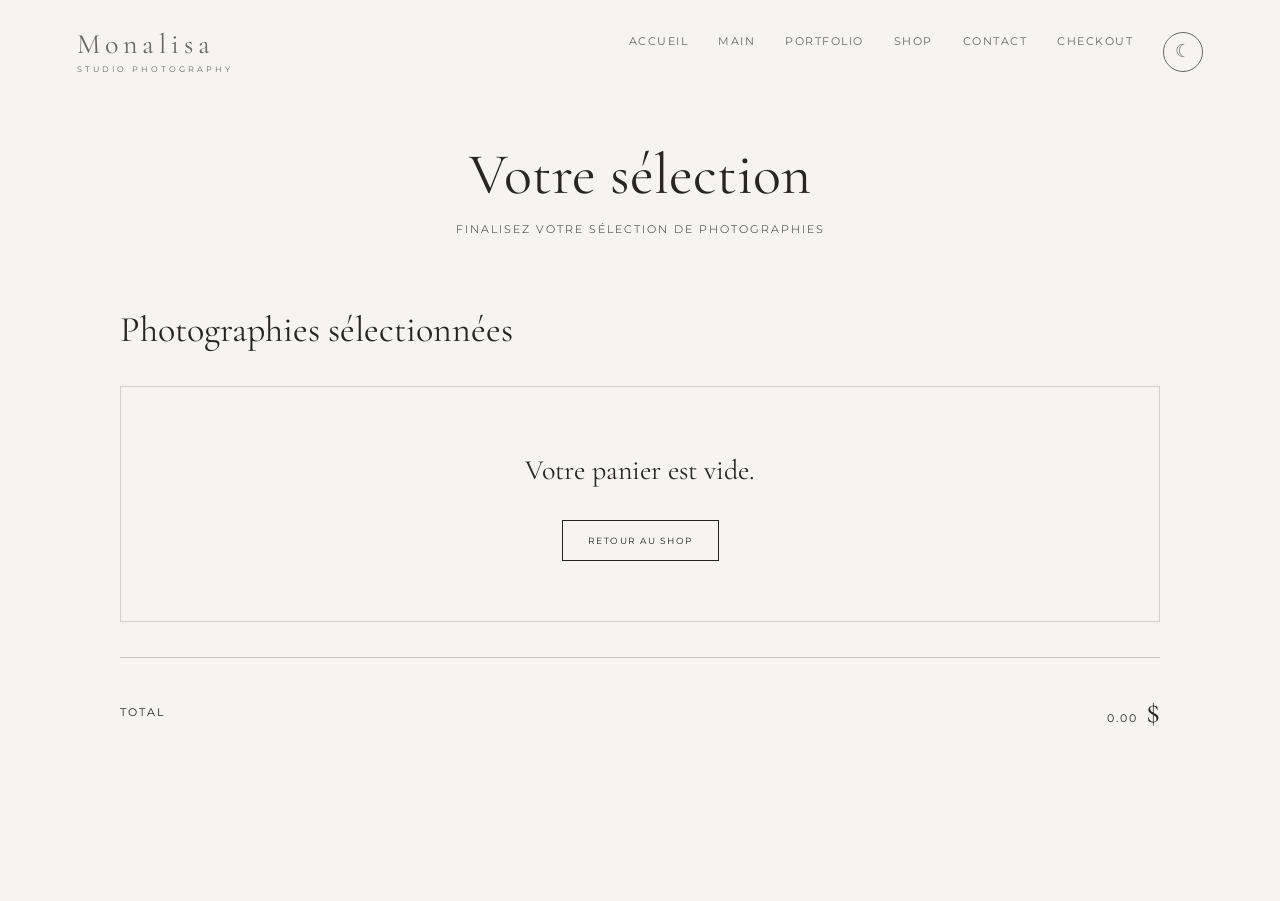
<file: checkout.html>
<!DOCTYPE html>
<html lang="fr">

<head>

    <meta charset="UTF-8">

    <meta name="viewport"  content="width=device-width, initial-scale=1.0">

    <title>Monalisa Studio — Checkout</title>

    <meta name="description" content="Finalisez votre sélection de photographies — Monalisa Studio.">


    <!-- Google Fonts -->

    <link rel="preconnect"  href="https://fonts.googleapis.com">

    <link rel="preconnect"  href="https://fonts.gstatic.com" crossorigin>

    <link href="https://fonts.googleapis.com/css2?family=Cormorant+Garamond:wght@300;400;500;600&family=Montserrat:wght@300;400;500&display=swap"  rel="stylesheet">


    <!-- Bootstrap -->

    <link href="https://cdn.jsdelivr.net/npm/bootstrap@5.3.3/dist/css/bootstrap.min.css" rel="stylesheet">


    <!-- Main CSS -->

   
    <link rel="stylesheet" href="CSS/checkout.css">

</head>


<body>


   <!-- ================= HEADER ================= -->

<header class="header">

    <a href="#accueil" class="logo">
        Monalisa
        <span>STUDIO PHOTOGRAPHY</span>
    </a>

    <button class="menu-button" id="menuButton" aria-label="Ouvrir le menu">
        ☰
    </button>
    

    <nav class="nav" id="nav">

        <a href="index.html">Accueil</a>
        <a href="main.html">Main</a>
        <a href="portfolio.html">Portfolio</a>
        <a href="shop.html">Shop</a>
        <a href="contact.html">Contact</a>
        <a href="checkout.html">Checkout</a>
        <!-- Theme Toggle Inside Navigation --> 
        <button type="button" class="theme-toggle" id="themeToggle" aria-label="Activer le thème sombre" title="Changer le thème"> ☾ </button>

    </nav>

</header>




    <!-- =================================================
         CHECKOUT
    ================================================= -->

    <main class="checkout-page">


        <div class="checkout-title">

            <h1>
                Votre sélection
            </h1>

            <p>
                Finalisez votre sélection de photographies
            </p>

        </div>



        <!-- =================================================
             SELECTED PHOTOS
        ================================================= -->

        <section class="selected-photos">

            <h2>
                Photographies sélectionnées
            </h2>


            <div id="photosSelected"></div>


            <div class="checkout-total">

                <span>
                    Total
                </span>

                <strong>

                    <span id="totalPrice">
                        0.00
                    </span>

                    $

                </strong>

            </div>

        </section>



        <!-- =================================================
             FORM
        ================================================= -->

        <section
            class="checkout-form-section"
            id="checkoutFormSection">

            <h2>
                Vos informations
            </h2>


            <form id="checkoutForm">


                <div class="form-group">

                    <label for="prenom">
                        Prénom
                    </label>

                    <input
                        type="text"
                        id="prenom"
                        name="prenom"
                        required>

                </div>


                <div class="form-group">

                    <label for="nom">
                        Nom
                    </label>

                    <input
                        type="text"
                        id="nom"
                        name="nom"
                        required>

                </div>


                <div class="form-group">

                    <label for="email">
                        E-mail
                    </label>

                    <input
                        type="email"
                        id="email"
                        name="email"
                        required>

                </div>


                <button
                    type="submit"
                    class="checkout-submit">

                    Confirmer ma sélection

                </button>

            </form>

        </section>



        <!-- =================================================
             RECEIPT
        ================================================= -->

        <section
            id="finalReceipt"
            class="final-receipt">

        </section>


    </main>
 <script src="Js/checkout.js"></script> 
 

</body>

</html>
</file>
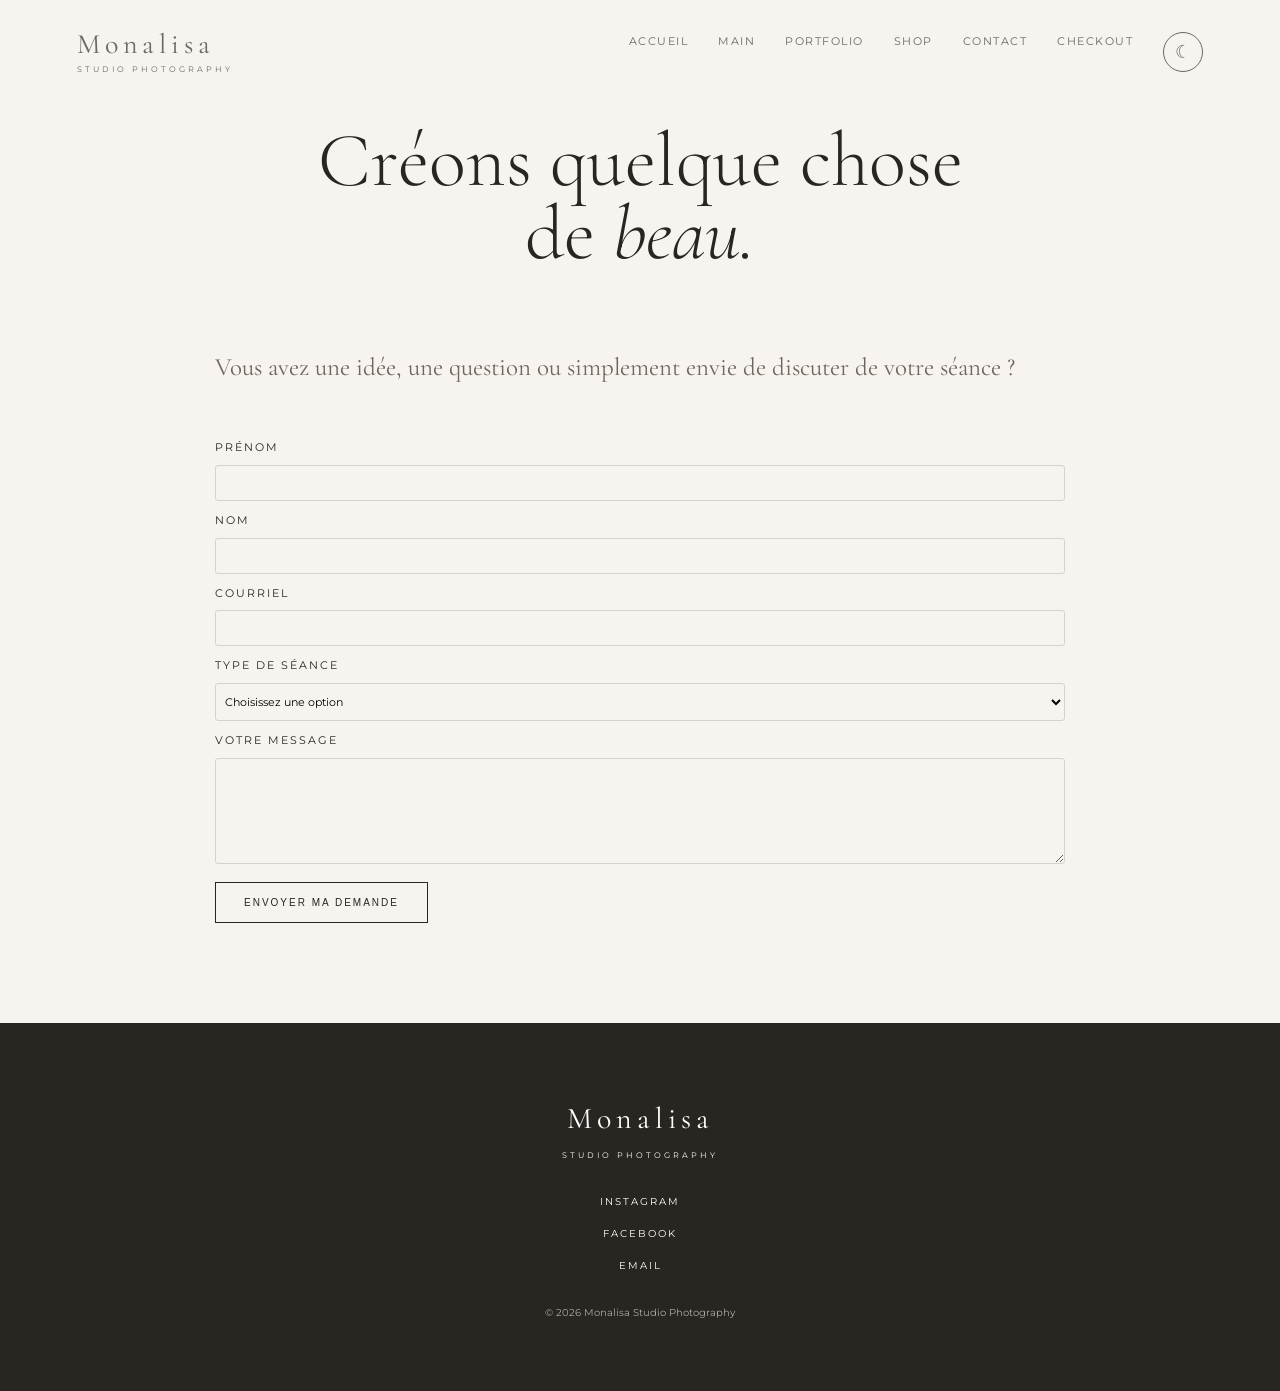
<file: contact.html>
<!DOCTYPE html>

<html lang="fr">

<head>
    <meta charset="UTF-8">
    <meta name="viewport" content="width=device-width, initial-scale=1.0">

<title>Monalisa Studio — Contact</title>

<meta name="description" content="Photographe professionnelle spécialisée en maternité, famille et portraits.">

<link rel="preconnect" href="https://fonts.googleapis.com">
<link rel="preconnect" href="https://fonts.gstatic.com" crossorigin>

<link href="https://fonts.googleapis.com/css2?family=Cormorant+Garamond:wght@300;400;500;600&family=Montserrat:wght@300;400;500&display=swap"
    rel="stylesheet">

<link rel="stylesheet" href="CSS/contact.css">

</head>

<body>
<!-- HEADER -->
<header class="header">

    <a href="index.html" class="logo">
        Monalisa
        <span>STUDIO PHOTOGRAPHY</span>
    </a>

    <button class="menu-button" id="menuButton" aria-label="Ouvrir le menu">
        ☰
    </button>
    

    <nav class="nav" id="nav">
        <a href="index.html">Accueil</a>
        <a href="main.html">Main</a>
        <a href="portfolio.html">Portfolio</a>
        <a href="shop.html">Shop</a>
        <a href="contact.html">Contact</a>
        <a href="checkout.html">Checkout</a>
         <!-- Theme Toggle Inside Navigation --> 
        <button type="button" class="theme-toggle" id="themeToggle" aria-label="Activer le thème sombre" title="Changer le thème"> ☾ </button>

    </nav>

</header>


<!-- CONTACT -->
<section class="contact" id="contact">

    <div class="contact-container">

        <h2 style="text-align: center; padding-bottom: 50px;">
            Créons quelque chose<br>
            de <em>beau.</em>
        </h2>

        <p class="contact-intro">
            Vous avez une idée, une question ou simplement envie de discuter de votre séance ?
        </p>

        <!-- Message de confirmation ou d'erreur -->
        <p id="formMessage" role="status" aria-live="polite"></p>

        <!-- FORMULAIRE -->
        <form id="contactForm">

            <div class="form-row">

                <div class="form-group">
                    <label for="prenom">Prénom</label>
                    <input
                        type="text"
                        id="prenom"
                        name="prenom"
                        autocomplete="given-name"
                        required>
                </div>

                <div class="form-group">
                    <label for="nom">Nom</label>
                    <input
                        type="text"
                        id="nom"
                        name="nom"
                        autocomplete="family-name"
                        required>
                </div>

            </div>

            <div class="form-group">
                <label for="email">Courriel</label>
                <input
                    type="email"
                    id="email"
                    name="email"
                    autocomplete="email"
                    required>
            </div>

            <div class="form-group">
                <label for="type">Type de séance</label>

                <select id="type" name="type" required>

                    <option value="">Choisissez une option</option>
                    <option value="maternite">Maternité</option>
                    <option value="famille">Famille</option>
                    <option value="portrait">Portrait</option>
                    <option value="autre">Autre</option>

                </select>
            </div>

            <div class="form-group">
                <label for="message">Votre message</label>

                <textarea
                    id="message"
                    name="message"
                    rows="6"
                    required></textarea>
            </div>

            <button type="submit" class="button submit-button">
                Envoyer ma demande
            </button>

        </form>

    </div>

</section>


<!-- FOOTER -->
<footer>

    <div class="footer-logo">
        Monalisa
        <span>STUDIO PHOTOGRAPHY</span>
    </div>

    <div class="socials">
        <a href="#">Instagram</a>
        <a href="#">Facebook</a>
        <a href="mailto:info@monalisa.com">Email</a>
    </div>

    <p>© 2026 Monalisa Studio Photography</p>

</footer>

 <script src="Js/contact.js"></script> 

</body>

</html>
</file>
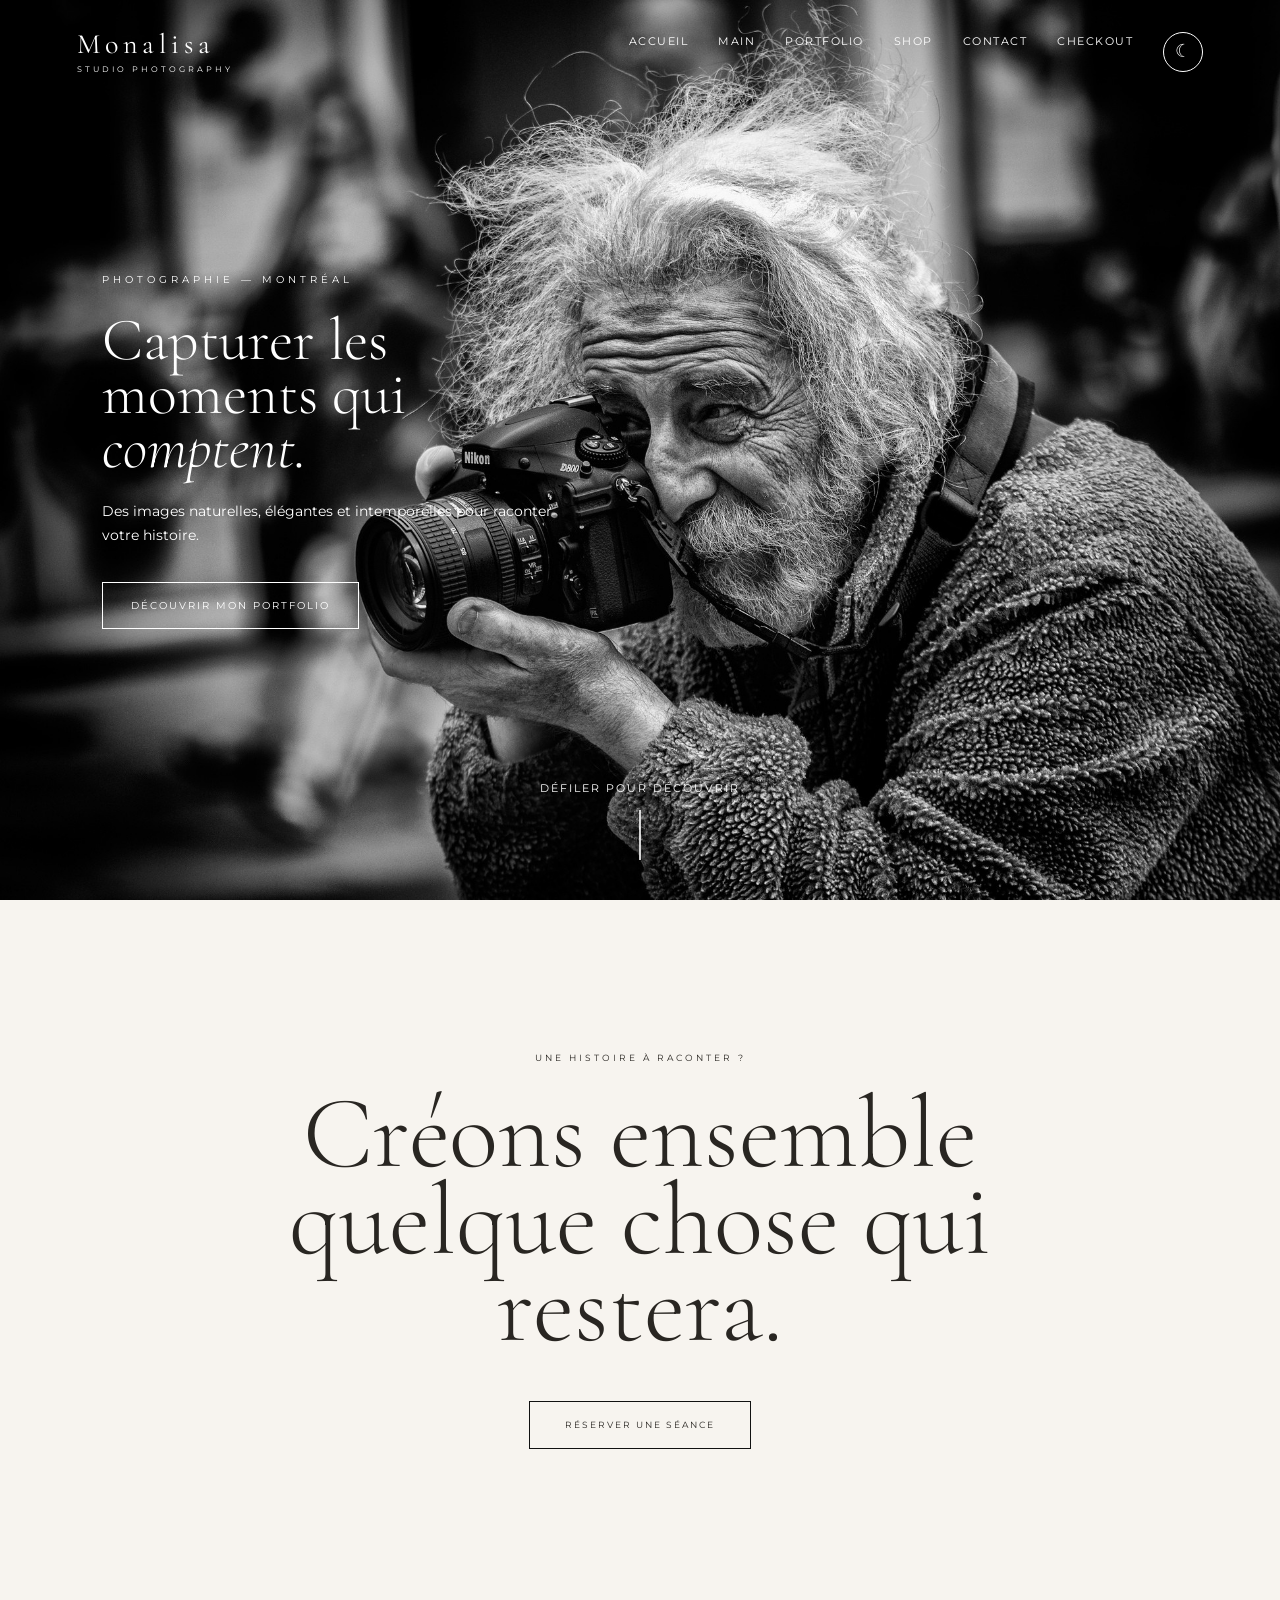
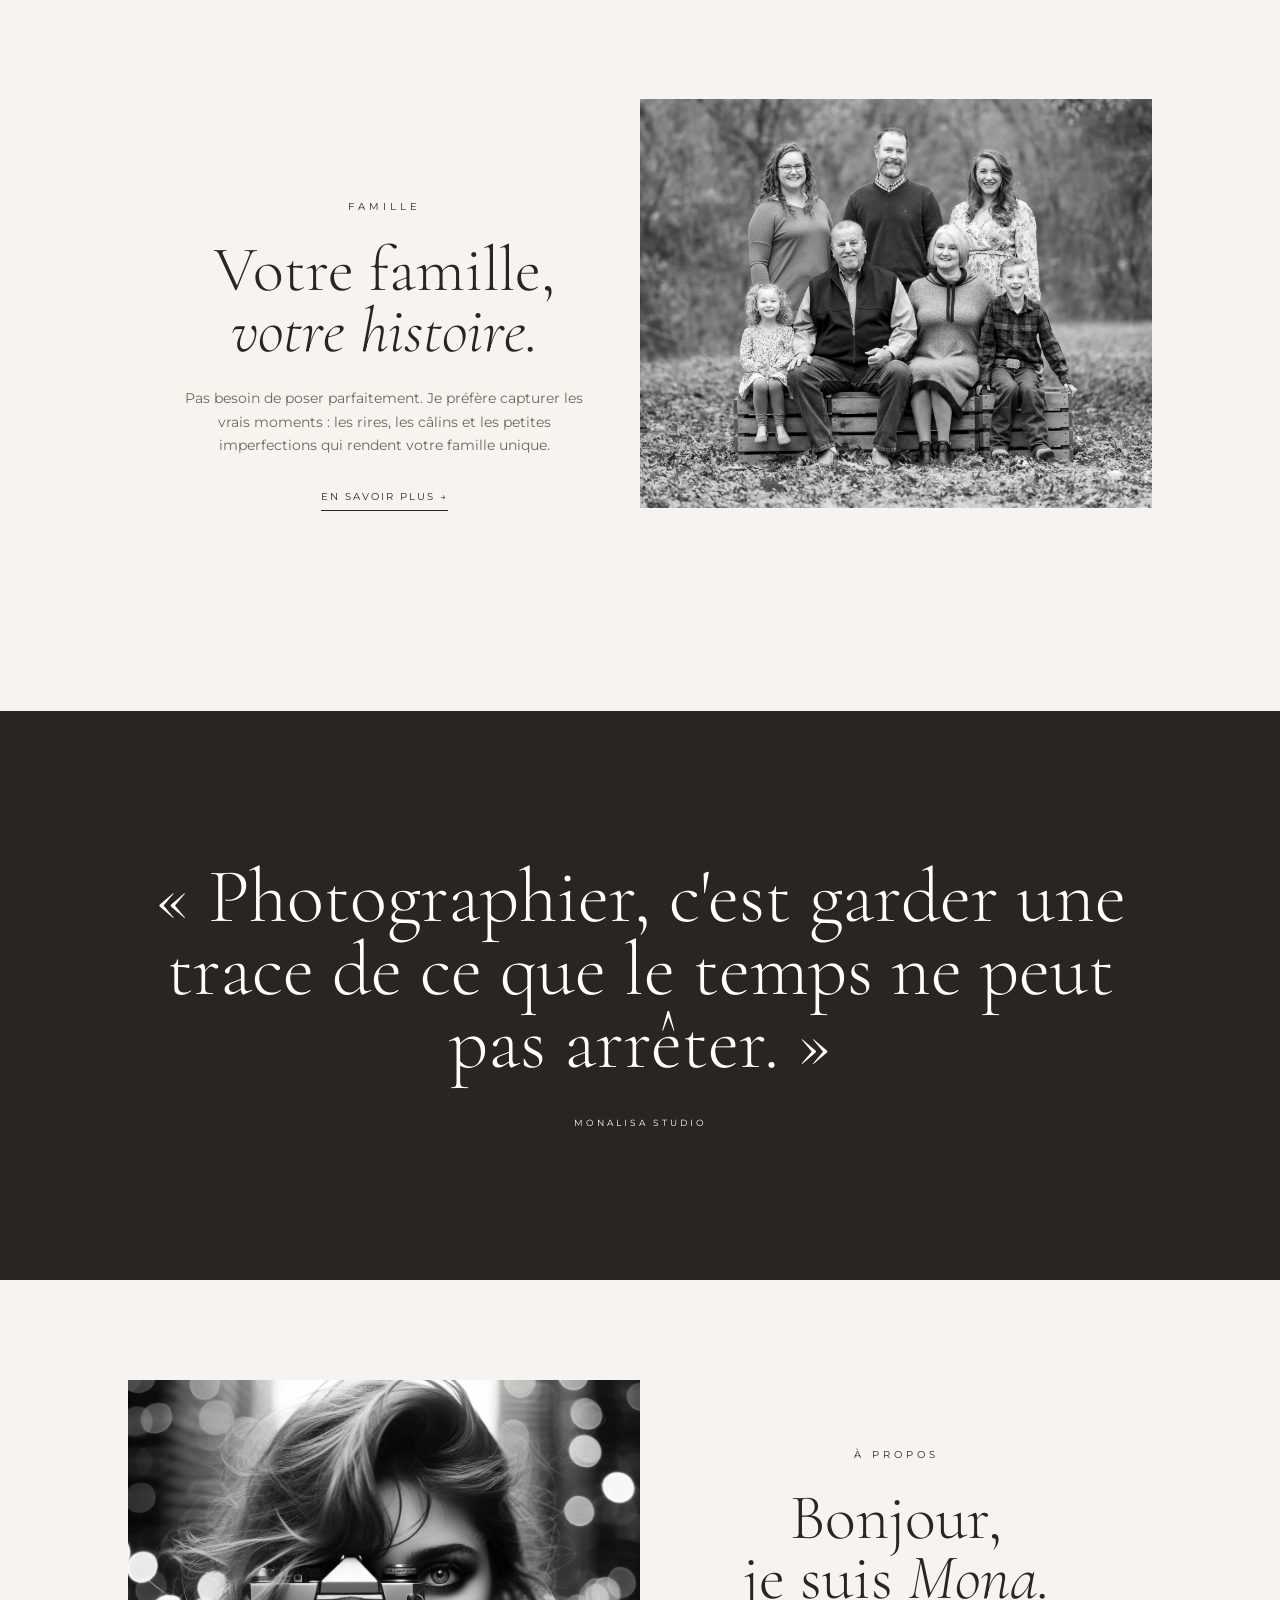
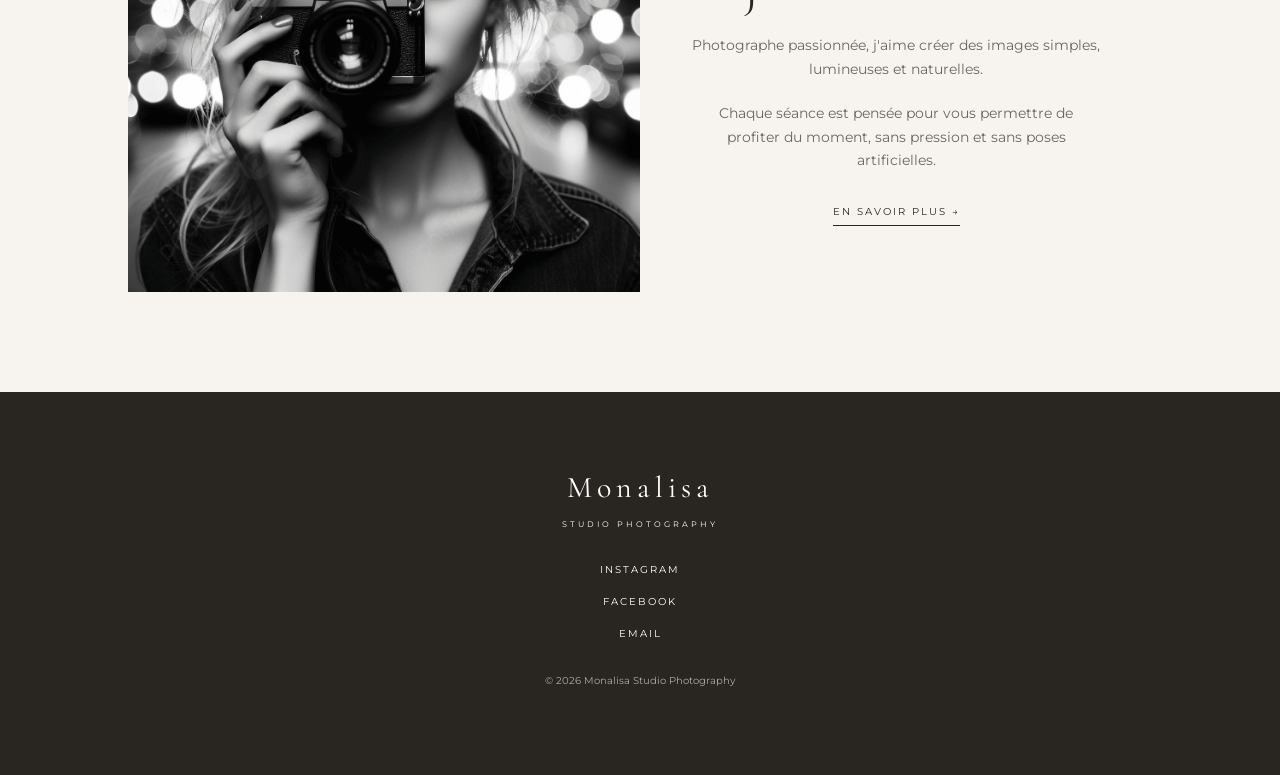
<file: main.html>
<!DOCTYPE html>
<html lang="fr">
<head>
    <meta charset="UTF-8">
    <meta name="viewport" content="width=device-width, initial-scale=1.0">

    <title>Monalisa Studio — Main</title>
    <meta name="description"
          content="Photographe professionnelle spécialisée en maternité, famille et portraits.">
<link href="https://cdn.jsdelivr.net/npm/bootstrap@5.3.2/dist/css/bootstrap.min.css" rel="stylesheet">
<script src="https://cdn.jsdelivr.net/npm/bootstrap@5.3.2/dist/js/bootstrap.bundle.min.js"></script>
    <link rel="preconnect" href="https://fonts.googleapis.com">
    <link rel="preconnect" href="https://fonts.gstatic.com" crossorigin>

    <link href="https://fonts.googleapis.com/css2?family=Cormorant+Garamond:wght@300;400;500;600&family=Montserrat:wght@300;400;500&display=swap" 
          rel="stylesheet"> 
 
    <link rel="stylesheet" href="CSS/Main.css"> 
   
    
</head> 
 
<body> 
 
<!-- ================= HEADER ================= --> 
 
 
 
<header class="header"> 
 
    <a href="#accueil" class="logo"> 
        Monalisa 
        <span>STUDIO PHOTOGRAPHY</span> 
    </a> 
 
    <button class="menu-button" id="menuButton" aria-label="Ouvrir le menu"> 
        ☰ 
    </button> 
    
 
    <nav class="nav" id="nav"> 
 
        <a href="index.html">Accueil</a> 
        <a href="main.html">Main</a> 
        <a href="portfolio.html">Portfolio</a> 
        <a href="shop.html">Shop</a> 
        <a href="contact.html">Contact</a> 
        <a href="checkout.html">Checkout</a> 
         <!-- Theme Toggle Inside Navigation --> 
        <button type="button" class="theme-toggle" id="themeToggle" aria-label="Activer le thème sombre" title="Changer le thème"> ☾ </button>

 
    </nav> 
 
</header> 
 
 
<!-- ================= HERO ================= --> 
 
 
    <section class="hero" id="accueil"> 
 
    <div class="hero-content"> 
 
        <p class="small-title"> 
            PHOTOGRAPHIE — MONTRÉAL 
        </p> 
 
        <h1> 
            Capturer les<br> 
            moments qui<br> 
            <em>comptent.</em> 
        </h1> 
 
        <p class="hero-text"> 
            Des images naturelles, élégantes et intemporelles 
            pour raconter votre histoire. 
        </p> 
 
        <a href="portfolio.html" class="button"> 
            Découvrir mon Portfolio 
        </a> 
 <div class="video-hero-scroll"> <span> DÉFILER POUR DÉCOUVRIR </span> <div class="scroll-line"></div> </div> 
    </div> 
 
</section> 
 
 
 <!-- ================================================= 
             CONTACT 
        ================================================= --> 
 
        <section class="journal-contact"> 
 
            <div class="journal-contact-small"> 
 
                Une histoire à raconter ? 
 
            </div> 
 
 
            <h2> 
 
                Créons ensemble 
                quelque chose 
                qui restera. 
 
            </h2> 
 
 
            <a 
                href="contact.html" 
                class="journal-contact-button"> 
 
                Réserver une séance 
 
            </a> 
 
        </section> 
 
 
 <!-- ================= famille ================= --> 
 
<section id="apropos"> 
 
    <div class="apropos-container"> 
 
        <div class="apropos-row"> 
 
 
 
            <!-- TEXTE À DROITE --> 
            <div class="apropos-text-box"> 
 
                <div class="apropos-text"> 
 
                     
    <p class="section-label"> 
                        FAMILLE 
                    </p> 
 
                    <h2> 
                        Votre famille,<br> 
                        <em>votre histoire.</em> 
                    </h2> 
 
                    <p> 
                           Pas besoin de poser parfaitement. Je préfère capturer 
                        les vrais moments : les rires, les câlins et les petites 
                        imperfections qui rendent votre famille unique. 
                    </p> 
 
                    <a href="contact.html" class="text-link"> 
                        En savoir plus → 
                    </a> 
 
                </div> 
 
            </div> 
                <!-- PHOTO À GAUCHE --> 
            <div class="apropos-photo-box"> 
 
                <img 
                    src="img/famille/black-and-white-family-photos-family-bench-forest.jpg" 
                    alt="Famille" 
                > 
 
            </div> 
 
        </div> 
 
    </div> 
 
</section> 
   
 <!-- ================================================= 
             QUOTE 
        ================================================= --> 
 
        <section class="journal-quote"> 
 
            <p> 
 
                « Photographier, 
                c'est garder une trace 
                de ce que le temps 
                ne peut pas arrêter. » 
 
            </p> 
 
 
            <span> 
                Monalisa Studio 
            </span> 
 
        </section> 
 
 
 
<!-- ================= ABOUT ================= --> 
 
<section id="apropos"> 
 
    <div class="apropos-container"> 
 
        <div class="apropos-row"> 
 
            <!-- PHOTO À GAUCHE --> 
            <div class="apropos-photo-box"> 
 
                <img 
                    src="img/photographer-camera-black-white-art_982005-2439.avif" 
                    alt="Mona" 
                > 
 
            </div> 
 
 
            <!-- TEXTE À DROITE --> 
            <div class="apropos-text-box"> 
 
                <div class="apropos-text"> 
 
                    <p class="section-label"> 
                        À PROPOS 
                    </p> 
 
                    <h2> 
                        Bonjour,<br> 
                        je suis <em>Mona.</em> 
                    </h2> 
 
                    <p> 
                        Photographe passionnée, j'aime créer des images 
                        simples, lumineuses et naturelles. 
                    </p> 
 
                    <p> 
                        Chaque séance est pensée pour vous permettre 
                        de profiter du moment, sans pression et sans poses 
                        artificielles. 
                    </p> 
 
                    <a href="contact.html" class="text-link"> 
                        En savoir plus → 
                    </a> 
 
                </div> 
 
            </div> 
 
        </div> 
 
    </div> 
 
</section> 
 
    
<!-- ================= FOOTER ================= --> 
 
<footer> 
 
    <div class="footer-logo"> 
        Monalisa 
        <span>STUDIO PHOTOGRAPHY</span> 
    </div> 
 
    <div class="socials"> 
 
        <a href="#">Instagram</a> 
        <a href="#">Facebook</a> 
        <a href="mailto:info@monalisa.com">Email</a> 
 
    </div> 
 
    <p> 
        © 2026 Monalisa Studio Photography 
    </p> 
 
</footer> 
  <script src="Js/main.js"></script> 
  <scrip src="Js/script.js"></scrip>
</body> 
</html>
</file>
<file: CSS/checkout.css>
/* =========================
   RESET
========================= */

* {
    margin: 0;
    padding: 0;
    box-sizing: border-box;
}

html {
    scroll-behavior: smooth;
}

body {
    font-family: "Montserrat", sans-serif;
    color: #292622;
    background: #f7f4ef;
    line-height: 1.7;
}

img {
    width: 100%;
    display: block;
}

a {
    color: inherit;
    text-decoration: none;
}
  /* =========================
   header
========================= */ 
.header {
    position: absolute;
    top: 0;
    left: 0;
    width: 100%;
    padding: 30px 6%;
    display: flex;
    align-items: center;
    justify-content: space-between;
    z-index: 10;
    color:dimgrey;
}

.logo {
    font-family: "Cormorant Garamond", serif;
    font-size: 28px;
    letter-spacing: 5px;
    line-height: 1;
}

.logo span {
    display: block;
    font-family: "Montserrat", sans-serif;
    font-size: 8px;
    letter-spacing: 3px;
    margin-top: 7px;
}

.nav {
    display: flex;
    gap: 30px;
}

.nav a {
    font-size: 11px;
    letter-spacing: 1.5px;
    text-transform: uppercase;
    position: relative;
}

.nav a::after {
    content: "";
    position: absolute;
    left: 0;
    bottom: -6px;
    width: 0;
    height: 1px;
    background: dimgrey;
    transition: 0.3s;
}

.nav a:hover::after {
    width: 100%;
}

.menu-button {
    display: none;
    border: none;
    background: transparent;
    color: dimgrey;
    font-size: 25px;
    cursor: pointer;
}

    
    /* =====================================================
   PORTFOLIO INTRO
===================================================== */

.portfolio-intro {
    width: 80%;
    max-width: 1200px;
    margin: 150px auto 60px;
    text-align: center;
}

.portfolio-intro h1 {
    font-family: "Cormorant Garamond", serif;
    font-size: clamp(55px, 7vw, 90px);
    font-weight: 300;
    line-height: .95;
    margin: 20px 0;
}

.portfolio-intro h1 em {
    font-style: italic;
}

.portfolio-intro-text {
    max-width: 500px;
    margin: 25px auto;
    color: #6d665f;
    font-size: 14px;
}


/* =====================================================
   FILTER
===================================================== */

.portfolio-filter {
    width: 80%;
    max-width: 1200px;
    margin: 0 auto 50px;

    display: flex;
    justify-content: center;
    align-items: center;

    flex-wrap: wrap;

    gap: 12px 30px;
}

.filter-btn {
    border: none;
    background: transparent;

    font-family: "Montserrat", sans-serif;

    font-size: 11px;
    letter-spacing: 1.8px;
    text-transform: uppercase;

    color: #777;

    padding: 10px 5px;

    cursor: pointer;

    position: relative;

    transition: .3s;
}

.filter-btn:hover {
    color: #292622;
}

.filter-btn.active {
    color: #292622;
}

.filter-btn.active::after {
    content: "";

    position: absolute;

    left: 0;
    right: 0;
    bottom: 2px;

    height: 1px;

    background: #292622;
}


/* =====================================================
   PORTFOLIO GRID
===================================================== */

.portfolio-gallery {
    width: 80%;
    max-width: 1200px;

    margin: 0 auto 120px;
}

.portfolio-grid {
    display: grid;

    grid-template-columns:
        repeat(4, 1fr);

    gap: 14px;
}


.portfolio-item {
    aspect-ratio: 1 / 1;

    overflow: hidden;

    cursor: pointer;

    background: #ddd;
}

.portfolio-item img {
    width: 100%;
    height: 100%;

    object-fit: cover;

    display: block;

    transition:
        transform .7s ease;
}

.portfolio-item:hover img {
    transform: scale(1.05);
}


/* FILTER HIDDEN */

.portfolio-item.hidden {
    display: none;
}


/* =====================================================
   LIGHTBOX
===================================================== */

.photo-lightbox {
    position: fixed;

    inset: 0;

    width: 100%;
    height: 100vh;

    background: rgba(25, 23, 21, .96);

    z-index: 9999;

    display: none;

    align-items: center;
    justify-content: center;

    padding: 50px;
}

.photo-lightbox.active {
    display: flex;
}


/* CLOSE */

.photo-lightbox-close {
    position: absolute;

    top: 25px;
    right: 35px;

    width: 45px;
    height: 45px;

    border: none;

    background: transparent;

    color: white;

    font-family: Arial, sans-serif;

    font-size: 38px;
    font-weight: 200;

    cursor: pointer;

    z-index: 10;

    transition: .3s;
}

.photo-lightbox-close:hover {
    transform: rotate(90deg);
    opacity: .6;
}


/* =====================================================
   LIGHTBOX CONTENT
===================================================== */

.photo-lightbox-content {

    width: 90%;
    max-width: 1100px;

    max-height: 85vh;

    display: grid;

    grid-template-columns:
        1.3fr .7fr;

    gap: 60px;

    align-items: center;

}


/* IMAGE */

.photo-lightbox-image {
    width: 100%;
    height: 75vh;

    display: flex;

    align-items: center;
    justify-content: center;
}

.photo-lightbox-image img {

    width: 100%;
    height: 100%;

    object-fit: contain;

    display: block;
}


/* =====================================================
   LIGHTBOX INFO
===================================================== */

.photo-lightbox-info {

    color: white;

    text-align: center;

    max-width: 400px;

    margin: 0 auto;
}

.lightbox-category {

    font-size: 10px;

    letter-spacing: 3px;

    color: #bdb5ad;

    margin-bottom: 20px;

    text-transform: uppercase;
}

.photo-lightbox-info h2 {

    font-family:
        "Cormorant Garamond",
        serif;

    font-size: 55px;

    font-weight: 300;

    line-height: 1;

    margin-bottom: 25px;
}

#lightboxDescription {

    color: #cfc8c1;

    font-size: 13px;

    line-height: 1.8;

    margin-bottom: 25px;
}

.lightbox-price {

    font-family:
        "Cormorant Garamond",
        serif;

    font-size: 28px;

    margin-bottom: 25px;
}


/* =====================================================
   QUANTITY
===================================================== */

.lightbox-quantity {

    display: flex;

    justify-content: center;

    align-items: center;

    gap: 20px;

    margin-bottom: 20px;
}

.lightbox-quantity button {

    width: 35px;
    height: 35px;

    border: 1px solid #777;

    background: transparent;

    color: white;

    font-size: 20px;

    cursor: pointer;

    transition: .3s;
}

.lightbox-quantity button:hover {

    background: white;

    color: #292622;
}

#quantity {

    min-width: 20px;

    font-size: 14px;
}


/* =====================================================
   ADD CART BUTTON
===================================================== */

.add-cart-button {

    width: 100%;

    max-width: 280px;

    padding: 15px 25px;

    border: 1px solid white;

    background: white;

    color: #292622;

    font-family:
        "Montserrat",
        sans-serif;

    font-size: 10px;

    letter-spacing: 2px;

    text-transform: uppercase;

    cursor: pointer;

    transition: .3s;
}

.add-cart-button:hover {

    background: transparent;

    color: white;
}


/* =====================================================
   CART
===================================================== */

.lightbox-cart {

    margin-top: 30px;

    padding-top: 20px;

    border-top: 1px solid rgba(255,255,255,.2);

    display: flex;

    justify-content: center;

    align-items: center;

    gap: 12px;

    color: #cfc8c1;

    font-size: 11px;
}


.lightbox-cart-icon {

    position: relative;

    width: 42px;
    height: 42px;

    border: 1px solid #777;

    border-radius: 50%;

    display: flex;

    align-items: center;

    justify-content: center;

    font-size: 17px;
}


#cartCount {

    position: absolute;

    top: -7px;
    right: -7px;

    width: 19px;
    height: 19px;

    border-radius: 50%;

    background: white;

    color: #292622;

    display: flex;

    align-items: center;

    justify-content: center;

    font-size: 9px;
}


.cart-message {

    display: none;

    margin-top: 15px;

    color: #ddd;

    font-size: 11px;

}

.cart-message.show {

    display: block;

}


/* =====================================================
   MOBILE
===================================================== */

@media (max-width: 767px) {


    .portfolio-intro {

        width: 90%;

        margin-top: 120px;

    }


    .portfolio-filter {

        width: 90%;

        gap: 8px 18px;

    }


    .portfolio-gallery {

        width: 90%;

    }


    .portfolio-grid {

        grid-template-columns:
            repeat(2, 1fr);

        gap: 7px;

    }


    /* LIGHTBOX */

    .photo-lightbox {

        padding: 25px;

        overflow-y: auto;

        align-items: flex-start;

    }


    .photo-lightbox-content {

        width: 100%;

        display: flex;

        flex-direction: column;

        gap: 25px;

        margin-top: 40px;

    }


    .photo-lightbox-image {

        width: 100%;

        height: 45vh;

    }


    .photo-lightbox-info {

        width: 100%;

        padding-bottom: 30px;

    }


    .photo-lightbox-info h2 {

        font-size: 42px;

    }


    .photo-lightbox-close {

        top: 12px;

        right: 15px;

    }

}

/* =========================
   HERO
========================= */

.hero {
    min-height: 100vh;
    position: relative;

    background:
        linear-gradient(
            rgba(20, 18, 15, 0.32),
            rgba(20, 18, 15, 0.32)
        );

    background-image: url("img/person-leans-forward-while-sitting-in-front-of-geometric-wall.jpg");
     
    display: flex;
    background-size:cover;
    align-items: center;
    height: 100vh;
    padding: 0 10%;
    color: white;
}

.hero-content {
    max-width: 650px;
}

.small-title,
.section-label {
    font-size: 10px;
    letter-spacing: 4px;
    text-transform: uppercase;
}

.hero h1 {
    font-family: "Cormorant Garamond", serif;
    font-size: clamp(55px, 8vw, 105px);
    line-height: 0.9;
    font-weight: 300;
    margin: 25px 0;
}

em {
    font-style: italic;
    font-weight: 300;
}

.hero-text {
    max-width: 450px;
    font-size: 14px;
    margin-bottom: 35px;
}

.button {
    display: inline-block;
    padding: 14px 28px;
    border: 1px solid white;
    color: white;
    font-size: 10px;
    letter-spacing: 2px;
    text-transform: uppercase;
    transition: 0.3s;
}

.button:hover {
    background: white;
    color: #292622;
}


/* =========================
   INTRO
========================= */

.intro {
    padding: 140px 20%;
    text-align: center;
}

.intro .section-label,
.section-heading .section-label {
    color: #77706a;
}

.intro h2,
.section-heading h2 {
    font-family: "Cormorant Garamond", serif;
    font-size: clamp(48px, 6vw, 75px);
    line-height: 1;
    font-weight: 300;
    margin: 25px 0;
}

.intro-text {
    max-width: 600px;
    margin: auto;
    color: #69635d;
    font-size: 14px;
}


/* =================================================
   HOME GALLERY
================================================= */

.home-gallery {
    width: 100%;
    padding: 0 25px 100px;
    background: #fff;
}


/* IMAGE CONTAINER */

.home-gallery-item {
    position: relative;
    width: 100%;
    overflow: hidden;
    background: #eee;
    cursor: pointer;
}


/* IMAGES */

.home-gallery-item img {
    width: 100%;
    height: 100%;
    display: block;

    object-fit: cover;

    transition:
        transform 0.8s ease,
        opacity 0.5s ease;
}
.gallery-container {
    width: 80%;
    margin: 0 auto;  
}

/* HEIGHTS */

.home-gallery-tall {
    height: 650px;
}

.home-gallery-medium {
    height: 450px;
}

.home-gallery-small {
    height: 320px;
}


/* HOVER */

.home-gallery-item:hover img {
    transform: scale(1.05);
    opacity: 0.9;
}


/* OVERLAY */

.home-gallery-overlay {
    position: absolute;

    inset: 0;

    display: flex;
    align-items: center;
    justify-content: center;

    background: rgba(0, 0, 0, 0.25);

    opacity: 0;

    transition: opacity 0.4s ease;
}


.home-gallery-item:hover
.home-gallery-overlay {
    opacity: 1;
}


/* ICON */

.home-gallery-overlay i {
    color: #fff;

    font-size: 30px;

    transition: transform 0.3s ease;
}


.home-gallery-item:hover
.home-gallery-overlay i {
    transform: scale(1.1);
}


/* =================================================
   MOBILE
================================================= */

@media (max-width: 768px) {

    .home-gallery {
        padding: 0 15px 70px;
    }

    .home-gallery-tall,
    .home-gallery-medium,
    .home-gallery-small {
        height: 450px;
    }

}
```

/* =========================
   PORTFOLIO
========================= */

.portfolio {
    padding: 100px 6%;
}

.section-heading {
    text-align: center;
    margin-bottom: 70px;
}

.gallery {
    display: grid;
    grid-template-columns: repeat(3, 1fr);
    gap: 15px;
}

.gallery-item {
    overflow: hidden;
}

.gallery-item img {
    height: 600px;
    object-fit: cover;
    transition: transform 0.8s ease;
}

.gallery-item.large {
    grid-row: span 2;
}

.gallery-item.large img {
    height: 1225px;
}

.gallery-item:hover img {
    transform: scale(1.04);
}


/* =========================
   FEATURE SECTIONS
========================= */

.feature-section {
    display: grid;
    grid-template-columns: 1fr 1fr;
    align-items: center;
    margin-top: 120px;
}

.feature-section.reverse .feature-image {
    order: 2;
}

.feature-section.reverse .feature-content {
    order: 1;
}

.feature-image {
    height: auto;
    overflow: hidden;
}

.feature-image img {
    height: auto;
    padding: 30px;ُ
    object-fit: cover;
}

.feature-content {
    padding: 12%;
}

.feature-content h2 {
    font-family: "Cormorant Garamond", serif;
    font-size: clamp(50px, 5vw, 75px);
    line-height: 0.95;
    font-weight: 300;
    margin: 25px 0;
}

.feature-content p:not(.section-label) {
    color: #6d665f;
    font-size: 14px;
    max-width: 450px;
    margin-bottom: 30px;
}

.text-link {
    font-size: 10px;
    text-transform: uppercase;
    letter-spacing: 2px;
    border-bottom: 1px solid #292622;
    padding-bottom: 5px;
}


/* =========================
   ABOUT
========================= */
/*
.about {
    display: grid;
    grid-template-columns: 1fr 1fr;
    gap: 0;
    margin-top: 150px;
    background: #e9e2d8;
}

.about-image {
    height: 700px;
}

.about-image img {
    height: 100%;
    padding: 30px;
    object-fit: cover;
}

.about-content {
    padding: 12%;
    display: flex;
    flex-direction: column;
    justify-content: center;
}

.about-content h2 {
    font-family: "Cormorant Garamond", serif;
    font-size: clamp(50px, 5vw, 75px);
    line-height: 0.95;
    font-weight: 300;
    margin: 25px 0;
}

.about-content p:not(.section-label) {
    max-width: 450px;
    color: #6d665f;
    font-size: 14px;
    margin-bottom: 20px;
}
*/
.button.dark {
    color: #292622;
    border-color: #292622;
    margin-top: 20px;
    width: fit-content;
}

.button.dark:hover {
    background: #292622;
    color: white;
}


/* =========================
   CONTACT
========================= */

.contact {
    padding: 25px 8%;
}

.contact-container {
    max-width: 850px;
    margin: auto;
}

.contact h2 {
    font-family: "Cormorant Garamond", serif;
    font-size: clamp(50px, 6vw, 80px);
    line-height: 0.95;
    font-weight: 300;
    margin: 25px 0;
}

.contact-intro {
    font-family: "Cormorant Garamond", serif;
    color: #6d665f;
    font-size: 25px;
    margin-bottom: 50px;
   
}

.form-row {
    display: grid;
    grid-template-columns: 1fr 1fr;
    gap: 30px;
}

.form-group {
    margin-bottom: 10px;
}

label {
    display: block;
    font-size: 11px;
    letter-spacing: 2px;
    text-transform: uppercase;
    margin-bottom: 8px;
}

input,
textarea,
select {
    width: 100%;
    border:none;
    border: 1px solid lightgrey;
    border-radius: 3px;
    background: transparent;
    padding: 10px 5px;
    font-family: inherit;
    font-size: 11px;
    outline: none;
}

input:focus,
textarea:focus,
select:focus {
    border-color: #292622;
}

textarea {
    resize: vertical;
}

.submit-button {
    border: 1px solid #292622;
    background: transparent;
    color: #292622;
    cursor: pointer;
}

.submit-button:hover {
    background: #292622;
    color: white;
}


/* =========================
   FOOTER
========================= */

footer {
    background: #292622;
    color: white;
    padding: 70px 6%;
    text-align: center;
}

.footer-logo {
    font-family: "Cormorant Garamond", serif;
    font-size: 30px;
    letter-spacing: 5px;
}

.footer-logo span {
    display: block;
    font-family: "Montserrat", sans-serif;
    font-size: 8px;
    letter-spacing: 3px;
    margin-top: 5px;
}

.socials {
    display: flex;
    justify-content: center;
    gap: 30px;
    margin: 30px 0;
}

.socials a {
    font-size: 10px;
    text-transform: uppercase;
    letter-spacing: 2px;
}

footer p {
    font-size: 10px;
    color: #aaa;
}


/* =========================
   MOBILE
========================= */
@media (max-width: 768px) {

    .menu-button { 
        display: block; 
        position: relative; 
        z-index: 1002; 
        background: none; 
        border: none; 
        font-size: 30px; 
        color: dimgrey; 
        cursor: pointer;
    }

    .nav { 
        display: none; 
        position: fixed; 
        top: 0; 
        left: 0; 
        width: 100%; 
        height: 100vh; 
        background: #000; 
        z-index: 1001; 
        flex-direction: column; 
        justify-content: center; 
        align-items: center; 
        gap: 30px; 
        padding: 30px; }

    .nav.active {
        display: flex;
    }

    .nav a { 
        color: #fff !important; 
        text-decoration: none; 
        font-family: "Montserrat", sans-serif; 
        font-size: 18px; 
        font-weight: 300; 
        letter-spacing: 3px; 
        text-transform: uppercase; 
        transition: 0.3s ease; 
    }
.nav a:hover { 
    opacity: 0.55; 
    } 
}

    .hero {
        padding: 0 8%;
        min-height: 90vh;
    }

    .hero h1 {
        font-size: 60px;
    }

    .intro {
        padding: 100px 8%;
    }

    .gallery {
        grid-template-columns: 1fr;
    }

    .gallery-item.large {
        grid-row: auto;
    }

    .gallery-item img,
    .gallery-item.large img {
        height: 500px;
    }
/*
    .feature-section,
    .about {
        grid-template-columns: 1fr;
    }
*/
    .feature-section.reverse .feature-image,
    .feature-section.reverse .feature-content {
        order: initial;
    }

    .feature-image {
        height: 550px;
    }
/*
    .feature-content,
    .about-content {
        padding: 80px 8%;
    }

    .about-image {
        height: 550px;
    }
*/
    .form-row {
        grid-template-columns: 1fr;
        gap: 0;
    }

    .contact {
        padding: 100px 8%;
    }

    .socials {
        flex-direction: column;
        gap: 15px;
    }
}
```
/* =========================
   THANK YOU PAGE
========================= */

.thank-page {
    min-height: 100vh;
    display: flex;
    align-items: center;
    justify-content: center;
    text-align: center;
}

.thank-content {
    max-width: 700px;
    padding: 40px;
}

.thank-content h1 {
    font-family: "Cormorant Garamond", serif;
    font-size: clamp(60px, 8vw, 100px);
    line-height: 1;
    font-weight: 300;
    margin: 25px 0;
}

.thank-content p:not(.section-label) {
    color: #6d665f;
    margin-bottom: 40px;
}
.center-page {
    min-height: 100vh;       
    display: flex;
    flex-direction: column;
    justify-content: center;    
    align-items: center;       
    text-align: center;       
}


/* =========================================================
   8 PHOTO GALLERY
   ========================================================= */

.four-gallery {
    width: 100%;
    padding: 20px 6% 120px;
    background: #f7f4ef;
}

.four-gallery-grid {
    display: grid;
    grid-template-columns: repeat(4, 1fr);
    gap: 15px;
}

/* Each photo */
.four-gallery-item {
    position: relative;
    overflow: hidden;
    height: 430px;
    cursor: pointer;
}

/* Image */
.four-gallery-item img {
    width: 100%;
    height: 100%;
    object-fit: cover;
    display: block;
    transition: transform 0.5s ease,
                opacity 0.5s ease;
}

/* Hover */
.four-gallery-item:hover img {
    transform: scale(1.04);
    opacity: 0.55;
}

/* Dark/transparent layer */
.four-gallery-overlay {
    position: absolute;
    inset: 0;

    display: flex;
    align-items: center;
    justify-content: center;

    background: rgba(0, 0, 0, 0.15);

    opacity: 0;

    transition: opacity 0.4s ease;

    pointer-events: none;
}

/* Show overlay */
.four-gallery-item:hover .four-gallery-overlay {
    opacity: 1;
}

/* X in center */
.four-gallery-overlay span {
    color: white;
    font-size: 65px;
    font-weight: 200;
    line-height: 1;

    transform: scale(0.7);
    transition: transform 0.3s ease;
}

.four-gallery-item:hover .four-gallery-overlay span {
    transform: scale(1);
}


/* =========================================================
   LIGHTBOX
   ========================================================= */

/* =========================================
   LIGHTBOX — IMAGE CENTERED
   ========================================= */

.photo-lightbox {
    position: fixed;
    inset: 0;

    width: 100vw;
    height: 100vh;

    z-index: 9999;

    display: none;

    align-items: center;
    justify-content: center;

    background: rgba(0, 0, 0, 0.92);

    padding: 30px;
    box-sizing: border-box;
}

.photo-lightbox.active {
    display: flex;
}

/* Conteneur de la photo */
.photo-lightbox-content {
    width: 90vw;
    height: 85vh;

    display: flex;
    align-items: center;
    justify-content: center;

    margin: auto;

    position: relative;
}

/* Image */
#photoLightboxImage {
    display: block;

    width: auto;
    height: auto;

    max-width: 90vw;
    max-height: 85vh;

    object-fit: contain;

    margin: auto;
}

/* Bouton fermer */
#photoLightboxClose {
    position: fixed;

    top: 25px;
    right: 30px;

    z-index: 10001;

    border: none;
    background: transparent;

    color: white;

    font-size: 38px;
    line-height: 1;

    cursor: pointer;
}

/* Mobile */
@media (max-width: 768px) {

    .photo-lightbox {
        padding: 15px;
    }

    .photo-lightbox-content {
        width: 94vw;
        height: 82vh;
    }

    #photoLightboxImage {
        max-width: 94vw;
        max-height: 82vh;
    }

    #photoLightboxClose {
        top: 15px;
        right: 18px;
        font-size: 32px;
    }
}


/* =========================================================
   MOBILE
   ========================================================= */

@media (max-width: 768px) {

    .four-gallery {
        padding: 20px 8% 80px;
    }

    .four-gallery-grid {
        grid-template-columns: repeat(2, 1fr);
        gap: 10px;
    }

    .four-gallery-item {
        height: 300px;
    }

    .four-gallery-overlay span {
        font-size: 45px;
    }

    .four-lightbox {
        padding: 20px;
    }

    .four-lightbox img {
        max-width: 95%;
        max-height: 85vh;
    }

    .four-lightbox-close {
        top: 15px;
        right: 20px;
        font-size: 45px;
    }
}
/* =========================
   À PROPOS
========================= */
/*
#apropos {
    background: #e9e2d8;
}

#apropos .apropos-photo {
    width: 100%;
    aspect-ratio: 1 / 1;
    object-fit: cover;
}

#apropos .apropos-text {
    padding: 40px;
    text-align: center;
}

#apropos .apropos-text h2 {
    font-family: "Cormorant Garamond", serif;
    font-size: clamp(50px, 5vw, 75px);
    line-height: 0.95;
    font-weight: 300;
    margin: 25px 0;
}

#apropos .apropos-text p:not(.section-label) {
    max-width: 450px;
    margin: 0 auto 20px;
    color: #6d665f;
    font-size: 14px;
}
*/

/* MOBILE 

@media (max-width: 768px) {

    #apropos .container {
        max-width: 100% !important;
    }

    #apropos .apropos-text {
        padding: 50px 20px;
    }

}
/* =====================================================
   À PROPOS - PHOTO + TEXTE
===================================================== */
/*
#apropos {
    background: #e9e2d8;
}

#apropos .apropos-container {
    width: 80%;
    max-width: 1200px;
    margin: 0 auto;
}


/* PHOTO 

#apropos .apropos-photo-box {
    width: 100%;
    aspect-ratio: 1 / 1;
    overflow: hidden;
}

#apropos .apropos-photo-box img {
    width: 100%;
    height: 100%;
    object-fit: cover;
    display: block;
}


/* TEXTE 

#apropos .apropos-text {
    text-align: center;
    padding: 40px;
}

#apropos .apropos-text h2 {
    font-family: "Cormorant Garamond", serif;
    font-size: clamp(50px, 5vw, 75px);
    line-height: 0.95;
    font-weight: 300;
    margin: 25px 0;
}

#apropos .apropos-text p:not(.section-label) {
    max-width: 450px;
    margin-left: auto;
    margin-right: auto;
    margin-bottom: 20px;
    color: #6d665f;
    font-size: 14px;
}
*/

/* =====================================================
   MOBILE
===================================================== */
/*
@media (max-width: 767px) {

    #apropos .apropos-container {
        width: 90%;
    }

    #apropos .apropos-text {
        padding: 50px 10px;
    }

}*/
/* =====================================================
   À PROPOS
===================================================== */

#apropos {
    width: 100%;
    padding: 100px 0;
    
}

/* CONTENEUR 80% */
#apropos .apropos-container {
    width: 80%;
    max-width: 1200px;
    margin: 0 auto;
}

/* LIGNE PHOTO + TEXTE */
#apropos .apropos-row {
    display: grid;
    grid-template-columns: 1fr 1fr;
    align-items: center;
}

/* =========================
   PHOTO À GAUCHE
========================= */

#apropos .apropos-photo-box {
    width: 100%;
    aspect-ratio: 1 / 1;
    
}

#apropos .apropos-photo-box img {
    width: 100%;
    height: auto;
    display: block;
    object-fit: cover;
}

/* =========================
   TEXTE À DROITE
========================= */

#apropos .apropos-text-box {
    display: flex;
    align-items: center;
    justify-content: center;
    text-align: center;
}

#apropos .apropos-text {
    width: 80%;
    max-width: 500px;
}

#apropos .apropos-text h2 {
    font-family: "Cormorant Garamond", serif;
    font-size: clamp(50px, 5vw, 75px);
    line-height: 0.95;
    font-weight: 300;
    margin: 25px 0;
}

#apropos .apropos-text h2 em {
    font-style: italic;
}

#apropos .apropos-text p:not(.section-label) {
    max-width: 450px;
    margin: 0 auto 20px;
    color: #6d665f;
    font-size: 14px;
}

#apropos .text-link {
    display: inline-block;
    margin-top: 10px;
}


/* =====================================================
   MOBILE
===================================================== */

@media (max-width: 767px) {

    #apropos {
        padding: 60px 0;
    }

    #apropos .apropos-container {
        width: 90%;
    }

    #apropos .apropos-row {
        grid-template-columns: 1fr;
    }

    #apropos .apropos-text-box {
        padding: 60px 0;
    }

    #apropos .apropos-text {
        width: 90%;
    }

}

.center-page {
    min-height: 100vh;         
    display: flex;
    flex-direction: column;
    justify-content: center;   
    align-items: center;       
    text-align: center;         
}

/* ================= LIGHTBOX ================= */
.photo-lightbox{
    position: fixed;
    inset: 0;
    z-index: 9999;
    display: none;
    align-items: center;
    justify-content: center;
    background: rgba(10,10,10,.97);
    padding: 48px 32px;
    overflow-y: auto;
}
.photo-lightbox.active{ display: flex; }
body.lightbox-open{ overflow: hidden; }

.photo-lightbox-close{
    position: absolute;
    top: 24px; right: 32px;
    background: none; border: none;
    color: #fff; font-size: 38px; line-height: 1;
    cursor: pointer; opacity: .7;
}
.photo-lightbox-close:hover{ opacity: 1; }

.photo-lightbox-content{
    display: grid;
    grid-template-columns: minmax(0,1fr) minmax(300px,400px);
    gap: 64px;
    align-items: center;
    width: 100%;
    max-width: 1200px;
    margin: auto;
}

.photo-lightbox-image-container{
    display: flex;
    align-items: center;
    justify-content: center;
}
.photo-lightbox-image-container img{
    max-width: 100%;
    max-height: 80vh;
    width: auto;
    height: auto;
    object-fit: contain;
    display: block;
}

/* ----- INFO ----- */
.photo-lightbox-info{ text-align: center; color: #fff; }

#photoLightboxCategory{
    display: block;
    font-family: 'Montserrat', sans-serif;
    font-size: 12px;
    letter-spacing: .25em;
    text-transform: uppercase;
    color: #b9b9b9;
    margin-bottom: 24px;
}
#photoLightboxTitle{
    font-family: 'Cormorant Garamond', serif;
    font-size: 54px;
    font-weight: 400;
    line-height: 1.1;
    margin: 0 0 24px;
}
#photoLightboxDescription{
    font-family: 'Montserrat', sans-serif;
    font-size: 15px;
    font-weight: 300;
    line-height: 1.7;
    color: #cfcfcf;
    margin-bottom: 32px;
}
.photo-lightbox-price{
    font-family: 'Cormorant Garamond', serif;
    font-size: 34px;
    margin-bottom: 32px;
}

/* ----- QUANTITÉ ----- */
.quantity-selector{
    display: flex;
    align-items: center;
    justify-content: center;
    gap: 22px;
    margin-bottom: 28px;
}
.quantity-selector button{
    width: 42px; height: 42px;
    background: transparent;
    border: 1px solid rgba(255,255,255,.35);
    color: #fff; font-size: 18px;
    cursor: pointer;
    transition: .25s;
}
.quantity-selector button:hover{ background: #fff; color: #111; }
#quantity{
    font-family: 'Cormorant Garamond', serif;
    font-size: 22px; min-width: 32px;
}

/* ----- BOUTON ----- */
#addToCart{
    display: block; width: 100%;
    padding: 18px;
    background: #fff; color: #111;
    border: none;
    font-family: 'Montserrat', sans-serif;
    font-size: 12px; letter-spacing: .2em;
    text-transform: uppercase;
    cursor: pointer; transition: .25s;
}
#addToCart:hover{ background: #ddd; }

#cartMessage{
    font-family: 'Montserrat', sans-serif;
    font-size: 13px; color: #9ecb9e;
    min-height: 20px; margin: 14px 0 0;
}

/* ----- PANIER ----- */
.photo-lightbox-cart{
    display: flex;
    align-items: center;
    justify-content: center;
    gap: 14px;
    margin-top: 28px;
    padding-top: 28px;
    border-top: 1px solid rgba(255,255,255,.18);
    cursor: pointer;
    font-family: 'Montserrat', sans-serif;
    font-size: 14px;
    color: #ddd;
}
.cart-icon{
    position: relative;
    width: 48px; height: 48px;
    border: 1px solid rgba(255,255,255,.35);
    border-radius: 50%;
    display: flex; align-items: center; justify-content: center;
    font-size: 18px;
}
.cart-icon i{
    position: absolute;
    top: -6px; right: -6px;
    background: #fff; color: #111;
    font-style: normal;
    font-size: 11px;
    width: 20px; height: 20px;
    border-radius: 50%;
    display: flex; align-items: center; justify-content: center;
}

/* ----- MOBILE ----- */
@media (max-width: 900px){
    .photo-lightbox{ padding: 70px 18px 40px; align-items: flex-start; }
    .photo-lightbox-content{ grid-template-columns: 1fr; gap: 32px; }
    .photo-lightbox-image-container img{ max-height: 50vh; }
    #photoLightboxTitle{ font-size: 36px; }
}











/* =================================================
           CHECKOUT PAGE
        ================================================= */

        .checkout-page {
            padding: 140px 30px 100px;
            max-width: 1100px;
            margin: 0 auto;
        }


        .checkout-title {
            text-align: center;
            margin-bottom: 70px;
        }


        .checkout-title h1 {
            font-family: "Cormorant Garamond", serif;
            font-size: 58px;
            font-weight: 400;
            margin-bottom: 10px;
        }


        .checkout-title p {
            font-family: "Montserrat", sans-serif;
            font-size: 11px;
            font-weight: 300;
            letter-spacing: 2px;
            text-transform: uppercase;
        }


        /* =================================================
           SELECTED PHOTOS
        ================================================= */

        .selected-photos {
            margin-bottom: 60px;
        }


        .selected-photos h2 {
            font-family: "Cormorant Garamond", serif;
            font-size: 36px;
            font-weight: 400;
            margin-bottom: 35px;
        }


        #photosSelected {
            display: flex;
            flex-direction: column;
            gap: 25px;
        }


        .checkout-photo {
            display: flex;
            align-items: center;
            justify-content: space-between;

            gap: 30px;

            padding: 20px;

            border: 1px solid rgba(0, 0, 0, 0.15);

            background: #fff;
        }


        /* =================================================
           PHOTO
        ================================================= */

        .checkout-photo-left {
            display: flex;
            align-items: center;
            gap: 25px;
            min-width: 0;
        }


        .checkout-photo-image {
            width: 180px;
            height: 140px;

            min-width: 180px;

            flex-shrink: 0;

            overflow: hidden;

            background: #f2f2f2;

            display: flex;
            align-items: center;
            justify-content: center;
        }


        .checkout-photo-image img {
            width: 100%;
            height: 100%;

            display: block;

            object-fit: contain;
            object-position: center;
        }


        /* =================================================
           PHOTO INFORMATION
        ================================================= */

        .checkout-photo-info {
            min-width: 0;
        }


        .checkout-photo-info h3 {
            margin: 0 0 8px;

            font-family: "Cormorant Garamond", serif;

            font-size: 28px;
            font-weight: 400;
        }


        .checkout-photo-info p {
            margin: 4px 0;

            font-family: "Montserrat", sans-serif;

            font-size: 10px;
            font-weight: 300;

            line-height: 1.7;
        }


        .checkout-photo-price {
            margin-top: 10px;

            font-family: "Montserrat", sans-serif;

            font-size: 11px;
            font-weight: 500;
        }


        /* =================================================
           QUANTITY
        ================================================= */

        .checkout-photo-quantity {
            margin-top: 8px;

            font-family: "Montserrat", sans-serif;

            font-size: 10px;
        }


        /* =================================================
           DELETE BUTTON
        ================================================= */

        .delete-photo {
            display: inline-block !important;

            visibility: visible !important;
            opacity: 1 !important;

            margin-top: 15px !important;

            padding: 9px 18px !important;

            width: auto !important;
            height: auto !important;

            border: 1px solid #222 !important;

            background: transparent !important;

            color: #222 !important;

            font-family: "Montserrat", sans-serif !important;

            font-size: 9px !important;

            font-weight: 500 !important;

            line-height: normal !important;

            letter-spacing: 1.5px !important;

            text-transform: uppercase !important;

            cursor: pointer;

            position: relative;

            z-index: 20;

            transition: all 0.3s ease;
        }


        .delete-photo:hover {
            background: #222 !important;
            color: #fff !important;
        }


        /* =================================================
           TOTAL
        ================================================= */

        .checkout-total {
            display: flex;

            justify-content: space-between;
            align-items: center;

            margin-top: 35px;

            padding-top: 25px;

            border-top: 1px solid rgba(0, 0, 0, 0.2);
        }


        .checkout-total span {
            font-family: "Montserrat", sans-serif;

            font-size: 11px;

            letter-spacing: 2px;

            text-transform: uppercase;
        }


        .checkout-total strong {
            font-family: "Cormorant Garamond", serif;

            font-size: 34px;

            font-weight: 400;
        }


        /* =================================================
           FORM
        ================================================= */

        .checkout-form-section {
            max-width: 650px;

            margin: 80px auto 0;
        }


        .checkout-form-section h2 {
            font-family: "Cormorant Garamond", serif;

            font-size: 38px;

            font-weight: 400;

            margin-bottom: 35px;

            text-align: center;
        }


        #checkoutForm {
            display: flex;

            flex-direction: column;

            gap: 22px;
        }


        .form-group {
            display: flex;

            flex-direction: column;

            gap: 8px;
        }


        .form-group label {
            font-family: "Montserrat", sans-serif;

            font-size: 12px;

            font-weight: 500;

            letter-spacing: 1.5px;

            text-transform: uppercase;
        }


        .form-group input {
             width: 100%;
    border:none;
    border: 1px solid lightgrey;
    border-radius: 3px;
    background: transparent;
    padding: 10px 5px;
    font-family: inherit;
    font-size: 12px;
    outline: none;
            font-family: "Cormorant Garamond", serif;
        }


        .form-group input:focus {
            border-bottom: 1px solid #000;
        }


        /* =================================================
           SUBMIT
        ================================================= */

        .checkout-submit {
            margin-top: 25px;

            padding: 15px 0px;

            border: 1px solid #292622;

            background: #f7f4ef;

            color: dimgrey;

            font-family: "Montserrat", sans-serif;

            font-size: 10px;

            font-weight: 500;

            letter-spacing: 2px;

            text-transform: uppercase;

            cursor: pointer;

            transition: all 0.3s ease;
        }


        .checkout-submit:hover {
            background: transparent;

            color: #222;
        }


        /* =================================================
           EMPTY CART
        ================================================= */

        .empty-cart {
            padding: 60px 20px;

            text-align: center;

            border: 1px solid rgba(0, 0, 0, 0.15);
        }


        .empty-cart p {
            margin-bottom: 25px;

            font-family: "Cormorant Garamond", serif;

            font-size: 28px;
        }


        .back-portfolio {
            display: inline-block;

            padding: 12px 25px;

            border: 1px solid #222;

            color: #222;

            text-decoration: none;

            font-family: "Montserrat", sans-serif;

            font-size: 9px;

            letter-spacing: 1.5px;

            text-transform: uppercase;
        }


        .back-portfolio:hover {
            background: #222;

            color: #fff;
        }


        /* =================================================
           RECEIPT
        ================================================= */

        .final-receipt {
            display: none !important;

            visibility: hidden;

            opacity: 0;

            max-width: 650px;

            margin: 80px auto;

            padding: 50px 40px;

            border: 1px solid rgba(0, 0, 0, 0.2);

            text-align: center;

            background: #fff;

            transition: opacity 0.4s ease;
        }


        .final-receipt h2 {
            margin-bottom: 20px;

            font-family: "Cormorant Garamond", serif;

            font-size: 42px;

            font-weight: 400;
        }


        .final-receipt p {
            margin: 8px 0;

            font-family: "Montserrat", sans-serif;

            font-size: 11px;

            font-weight: 300;

            line-height: 1.8;
        }


        .receipt-total {
            margin-top: 25px;

            font-family: "Cormorant Garamond", serif;

            font-size: 30px;
        }


        .receipt-photos {
            margin: 30px 0;

            padding: 20px 0;

            border-top: 1px solid rgba(0, 0, 0, 0.15);

            border-bottom: 1px solid rgba(0, 0, 0, 0.15);

            text-align: left;
        }


        .receipt-photo-line {
            display: flex;

            justify-content: space-between;

            gap: 20px;

            margin: 10px 0;

            font-family: "Montserrat", sans-serif;

            font-size: 10px;
        }


        .receipt-date {
            margin-top: 25px !important;

            font-size: 9px !important;

            letter-spacing: 1px;

            text-transform: uppercase;
        }


        /* =================================================
           MOBILE
        ================================================= */

        @media (max-width: 768px) {

            .checkout-page {
                padding: 120px 20px 70px;
            }


            .checkout-title h1 {
                font-size: 45px;
            }


            .checkout-photo {
                flex-direction: column;

                align-items: stretch;
            }


            .checkout-photo-left {
                flex-direction: column;

                align-items: flex-start;
            }


            .checkout-photo-image {
                width: 120px;

                height: 100px;

                min-width: 120px;
            }


            .checkout-photo-info h3 {
                font-size: 25px;
            }


            .delete-photo {
                align-self: flex-start;
            }


            .final-receipt {
                padding: 40px 20px;
            }

        }


        @media (max-width: 400px) {

            .checkout-photo-image {
                width: 100px;

                height: 90px;

                min-width: 100px;
            }

        }



/* ========================================
   THEME COLORS
======================================== */

:root {
    --bg-color: #f7f4ef;
    --text-color: #292622;
    --secondary-text: #6d665f;
    --header-bg: transparent;
    --border-color: #d8d2ca;
    --footer-bg: #292622;
    --footer-text: #ffffff;
}

/* DARK THEME */

body.dark-theme {
    --bg-color: #292622;
    --text-color: #f7f4ef;
    --secondary-text: #cfc8c1;
    --header-bg: transparent;
    --border-color: #57514b;
    --footer-bg: #1c1a18;
    --footer-text: #f7f4ef;
}

/* APPLY THEME */

body {
    background-color: var(--bg-color);
    color: var(--text-color);
    transition: background-color 0.3s ease, color 0.3s ease;
}

/* Header stays transparent */

.header {
    background: transparent !important;
}

/* Navigation has no separate background */

.nav {
    background: transparent;
}

/* Theme button */

.theme-toggle {
    display: inline-flex;
    align-items: center;
    justify-content: center;

    width: 40px;
    height: 40px;

    border: 1px solid currentColor;
    border-radius: 50%;

    background: transparent;
    color: inherit;

    font-size: 18px;
    cursor: pointer;

    transition: background-color 0.3s ease,
                color 0.3s ease,
                border-color 0.3s ease;
}

.theme-toggle:hover {
    opacity: 0.7;
}

/* Mobile header remains transparent */

@media (max-width: 768px) {

    .header {
        background: transparent !important;
    }

    /* Closed navigation has no background */

    .nav {
        background: transparent;
    }

    /* Open menu uses a dark background for readability */

    .nav.active {
        background: var(--bg-color);
    }

    body.dark-theme .nav.active {
        background: #292622;
    }
}

/* =========================
   CHECKOUT CARDS - DARK MODE
   ========================= */

/* کارت عکس */
body.dark-theme .checkout-photo {
    background-color: #38332f !important;
    color: #f7f4ef !important;
    border: 1px solid #77706a !important;
}

/* بخش اطلاعات عکس */
body.dark-theme .checkout-photo-info {
    background-color: #38332f !important;
    color: #f7f4ef !important;
}

/* نام عکس */
body.dark-theme .checkout-photo-info h3,
body.dark-theme .checkout-photo-info h2,
body.dark-theme .checkout-photo-info p {
    color: #f7f4ef !important;
}

/* قیمت عکس */
body.dark-theme .checkout-photo-price {
    color: #ffffff !important;
}

/* تعداد عکس */
body.dark-theme .checkout-photo-quantity {
    color: #ffffff !important;
}

/* کادر تعداد */
body.dark-theme .checkout-photo-quantity input,
body.dark-theme .checkout-photo input {
    background-color: #292622 !important;
    color: #ffffff !important;
    border: 1px solid #aaa198 !important;
}

/* دکمه حذف */
body.dark-theme .delete-photo {
    background-color: #292622 !important;
    color: #ffffff !important;
    border: 1px solid #aaa198 !important;
}

/* رسید نهایی */
body.dark-theme .final-receipt {
    background-color: #38332f !important;
    color: #f7f4ef !important;
    border: 1px solid #77706a !important;
}

body.dark-theme .final-receipt h2,
body.dark-theme .final-receipt h3,
body.dark-theme .final-receipt p,
body.dark-theme .final-receipt span,
body.dark-theme .final-receipt strong {
    color: #f7f4ef !important;
}


/* Dark text for the mobile menu in light mode */
@media (max-width: 768px) {
    body:not(.dark-theme) .nav.active a {
        color: #292622 !important;
    }

    body:not(.dark-theme) .nav.active .theme-toggle {
        color: #292622 !important;
        border-color: #292622 !important;
    }
}
</file>
<file: CSS/contact.css>
/* =========================
   RESET
========================= */

* {
    margin: 0;
    padding: 0;
    box-sizing: border-box;
}

html {
    scroll-behavior: smooth;
}

body {
    font-family: "Montserrat", sans-serif;
    color: #292622;
    background: #f7f4ef;
    line-height: 1.7;
}

img {
    width: 100%;
    display: block;
}

a {
    color: inherit;
    text-decoration: none;
}
  /* =========================
   header
========================= */ 
.header {
    position: absolute;
    top: 0;
    left: 0;
    width: 100%;
    padding: 30px 6%;
    display: flex;
    align-items: center;
    justify-content: space-between;
    z-index: 10;
    color:dimgrey;
}

.logo {
    font-family: "Cormorant Garamond", serif;
    font-size: 28px;
    letter-spacing: 5px;
    line-height: 1;
}

.logo span {
    display: block;
    font-family: "Montserrat", sans-serif;
    font-size: 8px;
    letter-spacing: 3px;
    margin-top: 7px;
}

.nav {
    display: flex;
    gap: 30px;
}

.nav a {
    font-size: 11px;
    letter-spacing: 1.5px;
    text-transform: uppercase;
    position: relative;
}

.nav a::after {
    content: "";
    position: absolute;
    left: 0;
    bottom: -6px;
    width: 0;
    height: 1px;
    background: dimgrey;
    transition: 0.3s;
}

.nav a:hover::after {
    width: 100%;
}

.menu-button {
    display: none;
    border: none;
    background: transparent;
    color: dimgrey;
    font-size: 25px;
    cursor: pointer;
}

    
    /* =====================================================
   PORTFOLIO INTRO
===================================================== */

.portfolio-intro {
    width: 80%;
    max-width: 1200px;
    margin: 150px auto 60px;
    text-align: center;
}

.portfolio-intro h1 {
    font-family: "Cormorant Garamond", serif;
    font-size: clamp(55px, 7vw, 90px);
    font-weight: 300;
    line-height: .95;
    margin: 20px 0;
}

.portfolio-intro h1 em {
    font-style: italic;
}

.portfolio-intro-text {
    max-width: 500px;
    margin: 25px auto;
    color: #6d665f;
    font-size: 14px;
}


/* =====================================================
   FILTER
===================================================== */

.portfolio-filter {
    width: 80%;
    max-width: 1200px;
    margin: 0 auto 50px;

    display: flex;
    justify-content: center;
    align-items: center;

    flex-wrap: wrap;

    gap: 12px 30px;
}

.filter-btn {
    border: none;
    background: transparent;

    font-family: "Montserrat", sans-serif;

    font-size: 11px;
    letter-spacing: 1.8px;
    text-transform: uppercase;

    color: #777;

    padding: 10px 5px;

    cursor: pointer;

    position: relative;

    transition: .3s;
}

.filter-btn:hover {
    color: #292622;
}

.filter-btn.active {
    color: #292622;
}

.filter-btn.active::after {
    content: "";

    position: absolute;

    left: 0;
    right: 0;
    bottom: 2px;

    height: 1px;

    background: #292622;
}


/* =====================================================
   PORTFOLIO GRID
===================================================== */

.portfolio-gallery {
    width: 80%;
    max-width: 1200px;

    margin: 0 auto 120px;
}

.portfolio-grid {
    display: grid;

    grid-template-columns:
        repeat(4, 1fr);

    gap: 14px;
}


.portfolio-item {
    aspect-ratio: 1 / 1;

    overflow: hidden;

    cursor: pointer;

    background: #ddd;
}

.portfolio-item img {
    width: 100%;
    height: 100%;

    object-fit: cover;

    display: block;

    transition:
        transform .7s ease;
}

.portfolio-item:hover img {
    transform: scale(1.05);
}


/* FILTER HIDDEN */

.portfolio-item.hidden {
    display: none;
}


/* =====================================================
   LIGHTBOX
===================================================== */

.photo-lightbox {
    position: fixed;

    inset: 0;

    width: 100%;
    height: 100vh;

    background: rgba(25, 23, 21, .96);

    z-index: 9999;

    display: none;

    align-items: center;
    justify-content: center;

    padding: 50px;
}

.photo-lightbox.active {
    display: flex;
}


/* CLOSE */

.photo-lightbox-close {
    position: absolute;

    top: 25px;
    right: 35px;

    width: 45px;
    height: 45px;

    border: none;

    background: transparent;

    color: white;

    font-family: Arial, sans-serif;

    font-size: 38px;
    font-weight: 200;

    cursor: pointer;

    z-index: 10;

    transition: .3s;
}

.photo-lightbox-close:hover {
    transform: rotate(90deg);
    opacity: .6;
}


/* =====================================================
   LIGHTBOX CONTENT
===================================================== */

.photo-lightbox-content {

    width: 90%;
    max-width: 1100px;

    max-height: 85vh;

    display: grid;

    grid-template-columns:
        1.3fr .7fr;

    gap: 60px;

    align-items: center;

}


/* IMAGE */

.photo-lightbox-image {
    width: 100%;
    height: 75vh;

    display: flex;

    align-items: center;
    justify-content: center;
}

.photo-lightbox-image img {

    width: 100%;
    height: 100%;

    object-fit: contain;

    display: block;
}


/* =====================================================
   LIGHTBOX INFO
===================================================== */

.photo-lightbox-info {

    color: white;

    text-align: center;

    max-width: 400px;

    margin: 0 auto;
}

.lightbox-category {

    font-size: 10px;

    letter-spacing: 3px;

    color: #bdb5ad;

    margin-bottom: 20px;

    text-transform: uppercase;
}

.photo-lightbox-info h2 {

    font-family:
        "Cormorant Garamond",
        serif;

    font-size: 55px;

    font-weight: 300;

    line-height: 1;

    margin-bottom: 25px;
}

#lightboxDescription {

    color: #cfc8c1;

    font-size: 13px;

    line-height: 1.8;

    margin-bottom: 25px;
}

.lightbox-price {

    font-family:
        "Cormorant Garamond",
        serif;

    font-size: 28px;

    margin-bottom: 25px;
}


/* =====================================================
   QUANTITY
===================================================== */

.lightbox-quantity {

    display: flex;

    justify-content: center;

    align-items: center;

    gap: 20px;

    margin-bottom: 20px;
}

.lightbox-quantity button {

    width: 35px;
    height: 35px;

    border: 1px solid #777;

    background: transparent;

    color: white;

    font-size: 20px;

    cursor: pointer;

    transition: .3s;
}

.lightbox-quantity button:hover {

    background: white;

    color: #292622;
}

#quantity {

    min-width: 20px;

    font-size: 14px;
}


/* =====================================================
   ADD CART BUTTON
===================================================== */

.add-cart-button {

    width: 100%;

    max-width: 280px;

    padding: 15px 25px;

    border: 1px solid white;

    background: white;

    color: #292622;

    font-family:
        "Montserrat",
        sans-serif;

    font-size: 10px;

    letter-spacing: 2px;

    text-transform: uppercase;

    cursor: pointer;

    transition: .3s;
}

.add-cart-button:hover {

    background: transparent;

    color: white;
}


/* =====================================================
   CART
===================================================== */

.lightbox-cart {

    margin-top: 30px;

    padding-top: 20px;

    border-top: 1px solid rgba(255,255,255,.2);

    display: flex;

    justify-content: center;

    align-items: center;

    gap: 12px;

    color: #cfc8c1;

    font-size: 11px;
}


.lightbox-cart-icon {

    position: relative;

    width: 42px;
    height: 42px;

    border: 1px solid #777;

    border-radius: 50%;

    display: flex;

    align-items: center;

    justify-content: center;

    font-size: 17px;
}


#cartCount {

    position: absolute;

    top: -7px;
    right: -7px;

    width: 19px;
    height: 19px;

    border-radius: 50%;

    background: white;

    color: #292622;

    display: flex;

    align-items: center;

    justify-content: center;

    font-size: 9px;
}


.cart-message {

    display: none;

    margin-top: 15px;

    color: #ddd;

    font-size: 11px;

}

.cart-message.show {

    display: block;

}


/* =====================================================
   MOBILE
===================================================== */

@media (max-width: 767px) {


    .portfolio-intro {

        width: 90%;

        margin-top: 120px;

    }


    .portfolio-filter {

        width: 90%;

        gap: 8px 18px;

    }


    .portfolio-gallery {

        width: 90%;

    }


    .portfolio-grid {

        grid-template-columns:
            repeat(2, 1fr);

        gap: 7px;

    }


    /* LIGHTBOX */

    .photo-lightbox {

        padding: 25px;

        overflow-y: auto;

        align-items: flex-start;

    }


    .photo-lightbox-content {

        width: 100%;

        display: flex;

        flex-direction: column;

        gap: 25px;

        margin-top: 40px;

    }


    .photo-lightbox-image {

        width: 100%;

        height: 45vh;

    }


    .photo-lightbox-info {

        width: 100%;

        padding-bottom: 30px;

    }


    .photo-lightbox-info h2 {

        font-size: 42px;

    }


    .photo-lightbox-close {

        top: 12px;

        right: 15px;

    }

}

/* =========================
   HERO
========================= */

.hero {
    min-height: 100vh;
    position: relative;

    background:
        linear-gradient(
            rgba(20, 18, 15, 0.32),
            rgba(20, 18, 15, 0.32)
        );

    background-image: url("img/person-leans-forward-while-sitting-in-front-of-geometric-wall.jpg");
     
    display: flex;
    background-size:cover;
    align-items: center;
    height: 100vh;
    padding: 0 10%;
    color: white;
}

.hero-content {
    max-width: 650px;
}

.small-title,
.section-label {
    font-size: 10px;
    letter-spacing: 4px;
    text-transform: uppercase;
}

.hero h1 {
    font-family: "Cormorant Garamond", serif;
    font-size: clamp(55px, 8vw, 105px);
    line-height: 0.9;
    font-weight: 300;
    margin: 25px 0;
}

em {
    font-style: italic;
    font-weight: 300;
}

.hero-text {
    max-width: 450px;
    font-size: 14px;
    margin-bottom: 35px;
}

.button {
    display: inline-block;
    padding: 14px 28px;
    border: 1px solid white;
    color: white;
    font-size: 10px;
    letter-spacing: 2px;
    text-transform: uppercase;
    transition: 0.3s;
}

.button:hover {
    background: white;
    color: #292622;
}


/* =========================
   INTRO
========================= */

.intro {
    padding: 140px 20%;
    text-align: center;
}

.intro .section-label,
.section-heading .section-label {
    color: #77706a;
}

.intro h2,
.section-heading h2 {
    font-family: "Cormorant Garamond", serif;
    font-size: clamp(48px, 6vw, 75px);
    line-height: 1;
    font-weight: 300;
    margin: 25px 0;
}

.intro-text {
    max-width: 600px;
    margin: auto;
    color: #69635d;
    font-size: 14px;
}


/* =================================================
   HOME GALLERY
================================================= */

.home-gallery {
    width: 100%;
    padding: 0 25px 100px;
    background: #fff;
}


/* IMAGE CONTAINER */

.home-gallery-item {
    position: relative;
    width: 100%;
    overflow: hidden;
    background: #eee;
    cursor: pointer;
}


/* IMAGES */

.home-gallery-item img {
    width: 100%;
    height: 100%;
    display: block;

    object-fit: cover;

    transition:
        transform 0.8s ease,
        opacity 0.5s ease;
}
.gallery-container {
    width: 80%;
    margin: 0 auto;  
}

/* HEIGHTS */

.home-gallery-tall {
    height: 650px;
}

.home-gallery-medium {
    height: 450px;
}

.home-gallery-small {
    height: 320px;
}


/* HOVER */

.home-gallery-item:hover img {
    transform: scale(1.05);
    opacity: 0.9;
}


/* OVERLAY */

.home-gallery-overlay {
    position: absolute;

    inset: 0;

    display: flex;
    align-items: center;
    justify-content: center;

    background: rgba(0, 0, 0, 0.25);

    opacity: 0;

    transition: opacity 0.4s ease;
}


.home-gallery-item:hover
.home-gallery-overlay {
    opacity: 1;
}


/* ICON */

.home-gallery-overlay i {
    color: #fff;

    font-size: 30px;

    transition: transform 0.3s ease;
}


.home-gallery-item:hover
.home-gallery-overlay i {
    transform: scale(1.1);
}


/* =================================================
   MOBILE
================================================= */

@media (max-width: 768px) {

    .home-gallery {
        padding: 0 15px 70px;
    }

    .home-gallery-tall,
    .home-gallery-medium,
    .home-gallery-small {
        height: 450px;
    }

}
```

/* =========================
   PORTFOLIO
========================= */

.portfolio {
    padding: 100px 6%;
}

.section-heading {
    text-align: center;
    margin-bottom: 70px;
}

.gallery {
    display: grid;
    grid-template-columns: repeat(3, 1fr);
    gap: 15px;
}

.gallery-item {
    overflow: hidden;
}

.gallery-item img {
    height: 600px;
    object-fit: cover;
    transition: transform 0.8s ease;
}

.gallery-item.large {
    grid-row: span 2;
}

.gallery-item.large img {
    height: 1225px;
}

.gallery-item:hover img {
    transform: scale(1.04);
}


/* =========================
   FEATURE SECTIONS
========================= */

.feature-section {
    display: grid;
    grid-template-columns: 1fr 1fr;
    align-items: center;
    margin-top: 120px;
}

.feature-section.reverse .feature-image {
    order: 2;
}

.feature-section.reverse .feature-content {
    order: 1;
}

.feature-image {
    height: auto;
    overflow: hidden;
}

.feature-image img {
    height: auto;
    padding: 30px;ُ
    object-fit: cover;
}

.feature-content {
    padding: 12%;
}

.feature-content h2 {
    font-family: "Cormorant Garamond", serif;
    font-size: clamp(50px, 5vw, 75px);
    line-height: 0.95;
    font-weight: 300;
    margin: 25px 0;
}

.feature-content p:not(.section-label) {
    color: #6d665f;
    font-size: 14px;
    max-width: 450px;
    margin-bottom: 30px;
}

.text-link {
    font-size: 10px;
    text-transform: uppercase;
    letter-spacing: 2px;
    border-bottom: 1px solid #292622;
    padding-bottom: 5px;
}


/* =========================
   ABOUT
========================= */
/*
.about {
    display: grid;
    grid-template-columns: 1fr 1fr;
    gap: 0;
    margin-top: 150px;
    background: #e9e2d8;
}

.about-image {
    height: 700px;
}

.about-image img {
    height: 100%;
    padding: 30px;
    object-fit: cover;
}

.about-content {
    padding: 12%;
    display: flex;
    flex-direction: column;
    justify-content: center;
}

.about-content h2 {
    font-family: "Cormorant Garamond", serif;
    font-size: clamp(50px, 5vw, 75px);
    line-height: 0.95;
    font-weight: 300;
    margin: 25px 0;
}

.about-content p:not(.section-label) {
    max-width: 450px;
    color: #6d665f;
    font-size: 14px;
    margin-bottom: 20px;
}
*/
.button.dark {
    color: #292622;
    border-color: #292622;
    margin-top: 20px;
    width: fit-content;
}

.button.dark:hover {
    background: #292622;
    color: white;
}


/* =========================
   CONTACT
========================= */

.contact {
    padding: 25px 8%;
}

.contact-container {
    max-width: 850px;
    margin: auto;
}

.contact h2 {
    font-family: "Cormorant Garamond", serif;
    font-size: clamp(50px, 6vw, 80px);
    line-height: 0.95;
    font-weight: 300;
    margin: 25px 0;
}

.contact-intro {
    font-family: "Cormorant Garamond", serif;
    color: #6d665f;
    font-size: 25px;
    margin-bottom: 50px;
   
}

.form-row {
    display: grid;
    grid-template-columns: 1fr 1fr;
    gap: 30px;
}

.form-group {
    margin-bottom: 10px;
}

label {
    display: block;
    font-size: 11px;
    letter-spacing: 2px;
    text-transform: uppercase;
    margin-bottom: 8px;
}

input,
textarea,
select {
    width: 100%;
    border:none;
    border: 1px solid lightgrey;
    border-radius: 3px;
    background: transparent;
    padding: 10px 5px;
    font-family: inherit;
    font-size: 11px;
    outline: none;
}

input:focus,
textarea:focus,
select:focus {
    border-color: #292622;
}

textarea {
    resize: vertical;
}

.submit-button {
    border: 1px solid #292622;
    background: transparent;
    color: #292622;
    cursor: pointer;
}

.submit-button:hover {
    background: #292622;
    color: white;
}


/* =========================
   FOOTER
========================= */

footer {
    background: #292622;
    color: white;
    padding: 70px 6%;
    text-align: center;
}

.footer-logo {
    font-family: "Cormorant Garamond", serif;
    font-size: 30px;
    letter-spacing: 5px;
}

.footer-logo span {
    display: block;
    font-family: "Montserrat", sans-serif;
    font-size: 8px;
    letter-spacing: 3px;
    margin-top: 5px;
}

.socials {
    display: flex;
    justify-content: center;
    gap: 30px;
    margin: 30px 0;
}

.socials a {
    font-size: 10px;
    text-transform: uppercase;
    letter-spacing: 2px;
}

footer p {
    font-size: 10px;
    color: #aaa;
}


/* =========================
   MOBILE
========================= */
@media (max-width: 768px) {

    .menu-button { 
        display: block; 
        position: relative; 
        z-index: 1002; 
        background: none; 
        border: none; 
        font-size: 30px; 
        color: dimgrey; 
        cursor: pointer;
    }

    .nav { 
        display: none; 
        position: fixed; 
        top: 0; 
        left: 0; 
        width: 100%; 
        height: 100vh; 
        background: #000; 
        z-index: 1001; 
        flex-direction: column; 
        justify-content: center; 
        align-items: center; 
        gap: 30px; 
        padding: 30px; }

    .nav.active {
        display: flex;
    }

    .nav a { 
        color: #fff !important; 
        text-decoration: none; 
        font-family: "Montserrat", sans-serif; 
        font-size: 18px; 
        font-weight: 300; 
        letter-spacing: 3px; 
        text-transform: uppercase; 
        transition: 0.3s ease; 
    }
.nav a:hover { 
    opacity: 0.55; 
    } 
}

    .hero {
        padding: 0 8%;
        min-height: 90vh;
    }

    .hero h1 {
        font-size: 60px;
    }

    .intro {
        padding: 100px 8%;
    }

    .gallery {
        grid-template-columns: 1fr;
    }

    .gallery-item.large {
        grid-row: auto;
    }

    .gallery-item img,
    .gallery-item.large img {
        height: 500px;
    }
/*
    .feature-section,
    .about {
        grid-template-columns: 1fr;
    }
*/
    .feature-section.reverse .feature-image,
    .feature-section.reverse .feature-content {
        order: initial;
    }

    .feature-image {
        height: 550px;
    }
/*
    .feature-content,
    .about-content {
        padding: 80px 8%;
    }

    .about-image {
        height: 550px;
    }
*/
    .form-row {
        grid-template-columns: 1fr;
        gap: 0;
    }

    .contact {
        padding: 100px 8%;
    }

    .socials {
        flex-direction: column;
        gap: 15px;
    }
}
```
/* =========================
   THANK YOU PAGE
========================= */

.thank-page {
    min-height: 100vh;
    display: flex;
    align-items: center;
    justify-content: center;
    text-align: center;
}

.thank-content {
    max-width: 700px;
    padding: 40px;
}

.thank-content h1 {
    font-family: "Cormorant Garamond", serif;
    font-size: clamp(60px, 8vw, 100px);
    line-height: 1;
    font-weight: 300;
    margin: 25px 0;
}

.thank-content p:not(.section-label) {
    color: #6d665f;
    margin-bottom: 40px;
}
.center-page {
    min-height: 100vh;       
    display: flex;
    flex-direction: column;
    justify-content: center;    
    align-items: center;       
    text-align: center;       
}


/* =========================================================
   8 PHOTO GALLERY
   ========================================================= */

.four-gallery {
    width: 100%;
    padding: 20px 6% 120px;
    background: #f7f4ef;
}

.four-gallery-grid {
    display: grid;
    grid-template-columns: repeat(4, 1fr);
    gap: 15px;
}

/* Each photo */
.four-gallery-item {
    position: relative;
    overflow: hidden;
    height: 430px;
    cursor: pointer;
}

/* Image */
.four-gallery-item img {
    width: 100%;
    height: 100%;
    object-fit: cover;
    display: block;
    transition: transform 0.5s ease,
                opacity 0.5s ease;
}

/* Hover */
.four-gallery-item:hover img {
    transform: scale(1.04);
    opacity: 0.55;
}

/* Dark/transparent layer */
.four-gallery-overlay {
    position: absolute;
    inset: 0;

    display: flex;
    align-items: center;
    justify-content: center;

    background: rgba(0, 0, 0, 0.15);

    opacity: 0;

    transition: opacity 0.4s ease;

    pointer-events: none;
}

/* Show overlay */
.four-gallery-item:hover .four-gallery-overlay {
    opacity: 1;
}

/* X in center */
.four-gallery-overlay span {
    color: white;
    font-size: 65px;
    font-weight: 200;
    line-height: 1;

    transform: scale(0.7);
    transition: transform 0.3s ease;
}

.four-gallery-item:hover .four-gallery-overlay span {
    transform: scale(1);
}


/* =========================================================
   LIGHTBOX
   ========================================================= */

/* =========================================
   LIGHTBOX — IMAGE CENTERED
   ========================================= */

.photo-lightbox {
    position: fixed;
    inset: 0;

    width: 100vw;
    height: 100vh;

    z-index: 9999;

    display: none;

    align-items: center;
    justify-content: center;

    background: rgba(0, 0, 0, 0.92);

    padding: 30px;
    box-sizing: border-box;
}

.photo-lightbox.active {
    display: flex;
}

/* Conteneur de la photo */
.photo-lightbox-content {
    width: 90vw;
    height: 85vh;

    display: flex;
    align-items: center;
    justify-content: center;

    margin: auto;

    position: relative;
}

/* Image */
#photoLightboxImage {
    display: block;

    width: auto;
    height: auto;

    max-width: 90vw;
    max-height: 85vh;

    object-fit: contain;

    margin: auto;
}

/* Bouton fermer */
#photoLightboxClose {
    position: fixed;

    top: 25px;
    right: 30px;

    z-index: 10001;

    border: none;
    background: transparent;

    color: white;

    font-size: 38px;
    line-height: 1;

    cursor: pointer;
}

/* Mobile */
@media (max-width: 768px) {

    .photo-lightbox {
        padding: 15px;
    }

    .photo-lightbox-content {
        width: 94vw;
        height: 82vh;
    }

    #photoLightboxImage {
        max-width: 94vw;
        max-height: 82vh;
    }

    #photoLightboxClose {
        top: 15px;
        right: 18px;
        font-size: 32px;
    }
}


/* =========================================================
   MOBILE
   ========================================================= */

@media (max-width: 768px) {

    .four-gallery {
        padding: 20px 8% 80px;
    }

    .four-gallery-grid {
        grid-template-columns: repeat(2, 1fr);
        gap: 10px;
    }

    .four-gallery-item {
        height: 300px;
    }

    .four-gallery-overlay span {
        font-size: 45px;
    }

    .four-lightbox {
        padding: 20px;
    }

    .four-lightbox img {
        max-width: 95%;
        max-height: 85vh;
    }

    .four-lightbox-close {
        top: 15px;
        right: 20px;
        font-size: 45px;
    }
}
/* =========================
   À PROPOS
========================= */
/*
#apropos {
    background: #e9e2d8;
}

#apropos .apropos-photo {
    width: 100%;
    aspect-ratio: 1 / 1;
    object-fit: cover;
}

#apropos .apropos-text {
    padding: 40px;
    text-align: center;
}

#apropos .apropos-text h2 {
    font-family: "Cormorant Garamond", serif;
    font-size: clamp(50px, 5vw, 75px);
    line-height: 0.95;
    font-weight: 300;
    margin: 25px 0;
}

#apropos .apropos-text p:not(.section-label) {
    max-width: 450px;
    margin: 0 auto 20px;
    color: #6d665f;
    font-size: 14px;
}
*/

/* MOBILE 

@media (max-width: 768px) {

    #apropos .container {
        max-width: 100% !important;
    }

    #apropos .apropos-text {
        padding: 50px 20px;
    }

}
/* =====================================================
   À PROPOS - PHOTO + TEXTE
===================================================== */
/*
#apropos {
    background: #e9e2d8;
}

#apropos .apropos-container {
    width: 80%;
    max-width: 1200px;
    margin: 0 auto;
}


/* PHOTO 

#apropos .apropos-photo-box {
    width: 100%;
    aspect-ratio: 1 / 1;
    overflow: hidden;
}

#apropos .apropos-photo-box img {
    width: 100%;
    height: 100%;
    object-fit: cover;
    display: block;
}


/* TEXTE 

#apropos .apropos-text {
    text-align: center;
    padding: 40px;
}

#apropos .apropos-text h2 {
    font-family: "Cormorant Garamond", serif;
    font-size: clamp(50px, 5vw, 75px);
    line-height: 0.95;
    font-weight: 300;
    margin: 25px 0;
}

#apropos .apropos-text p:not(.section-label) {
    max-width: 450px;
    margin-left: auto;
    margin-right: auto;
    margin-bottom: 20px;
    color: #6d665f;
    font-size: 14px;
}
*/

/* =====================================================
   MOBILE
===================================================== */
/*
@media (max-width: 767px) {

    #apropos .apropos-container {
        width: 90%;
    }

    #apropos .apropos-text {
        padding: 50px 10px;
    }

}*/
/* =====================================================
   À PROPOS
===================================================== */

#apropos {
    width: 100%;
    padding: 100px 0;
    
}

/* CONTENEUR 80% */
#apropos .apropos-container {
    width: 80%;
    max-width: 1200px;
    margin: 0 auto;
}

/* LIGNE PHOTO + TEXTE */
#apropos .apropos-row {
    display: grid;
    grid-template-columns: 1fr 1fr;
    align-items: center;
}

/* =========================
   PHOTO À GAUCHE
========================= */

#apropos .apropos-photo-box {
    width: 100%;
    aspect-ratio: 1 / 1;
    
}

#apropos .apropos-photo-box img {
    width: 100%;
    height: auto;
    display: block;
    object-fit: cover;
}

/* =========================
   TEXTE À DROITE
========================= */

#apropos .apropos-text-box {
    display: flex;
    align-items: center;
    justify-content: center;
    text-align: center;
}

#apropos .apropos-text {
    width: 80%;
    max-width: 500px;
}

#apropos .apropos-text h2 {
    font-family: "Cormorant Garamond", serif;
    font-size: clamp(50px, 5vw, 75px);
    line-height: 0.95;
    font-weight: 300;
    margin: 25px 0;
}

#apropos .apropos-text h2 em {
    font-style: italic;
}

#apropos .apropos-text p:not(.section-label) {
    max-width: 450px;
    margin: 0 auto 20px;
    color: #6d665f;
    font-size: 14px;
}

#apropos .text-link {
    display: inline-block;
    margin-top: 10px;
}


/* =====================================================
   MOBILE
===================================================== */

@media (max-width: 767px) {

    #apropos {
        padding: 60px 0;
    }

    #apropos .apropos-container {
        width: 90%;
    }

    #apropos .apropos-row {
        grid-template-columns: 1fr;
    }

    #apropos .apropos-text-box {
        padding: 60px 0;
    }

    #apropos .apropos-text {
        width: 90%;
    }

}

.center-page {
    min-height: 100vh;         
    display: flex;
    flex-direction: column;
    justify-content: center;   
    align-items: center;       
    text-align: center;         
}

/* ================= LIGHTBOX ================= */
.photo-lightbox{
    position: fixed;
    inset: 0;
    z-index: 9999;
    display: none;
    align-items: center;
    justify-content: center;
    background: rgba(10,10,10,.97);
    padding: 48px 32px;
    overflow-y: auto;
}
.photo-lightbox.active{ display: flex; }
body.lightbox-open{ overflow: hidden; }

.photo-lightbox-close{
    position: absolute;
    top: 24px; right: 32px;
    background: none; border: none;
    color: #fff; font-size: 38px; line-height: 1;
    cursor: pointer; opacity: .7;
}
.photo-lightbox-close:hover{ opacity: 1; }

.photo-lightbox-content{
    display: grid;
    grid-template-columns: minmax(0,1fr) minmax(300px,400px);
    gap: 64px;
    align-items: center;
    width: 100%;
    max-width: 1200px;
    margin: auto;
}

.photo-lightbox-image-container{
    display: flex;
    align-items: center;
    justify-content: center;
}
.photo-lightbox-image-container img{
    max-width: 100%;
    max-height: 80vh;
    width: auto;
    height: auto;
    object-fit: contain;
    display: block;
}

/* ----- INFO ----- */
.photo-lightbox-info{ text-align: center; color: #fff; }

#photoLightboxCategory{
    display: block;
    font-family: 'Montserrat', sans-serif;
    font-size: 12px;
    letter-spacing: .25em;
    text-transform: uppercase;
    color: #b9b9b9;
    margin-bottom: 24px;
}
#photoLightboxTitle{
    font-family: 'Cormorant Garamond', serif;
    font-size: 54px;
    font-weight: 400;
    line-height: 1.1;
    margin: 0 0 24px;
}
#photoLightboxDescription{
    font-family: 'Montserrat', sans-serif;
    font-size: 15px;
    font-weight: 300;
    line-height: 1.7;
    color: #cfcfcf;
    margin-bottom: 32px;
}
.photo-lightbox-price{
    font-family: 'Cormorant Garamond', serif;
    font-size: 34px;
    margin-bottom: 32px;
}

/* ----- QUANTITÉ ----- */
.quantity-selector{
    display: flex;
    align-items: center;
    justify-content: center;
    gap: 22px;
    margin-bottom: 28px;
}
.quantity-selector button{
    width: 42px; height: 42px;
    background: transparent;
    border: 1px solid rgba(255,255,255,.35);
    color: #fff; font-size: 18px;
    cursor: pointer;
    transition: .25s;
}
.quantity-selector button:hover{ background: #fff; color: #111; }
#quantity{
    font-family: 'Cormorant Garamond', serif;
    font-size: 22px; min-width: 32px;
}

/* ----- BOUTON ----- */
#addToCart{
    display: block; width: 100%;
    padding: 18px;
    background: #fff; color: #111;
    border: none;
    font-family: 'Montserrat', sans-serif;
    font-size: 12px; letter-spacing: .2em;
    text-transform: uppercase;
    cursor: pointer; transition: .25s;
}
#addToCart:hover{ background: #ddd; }

#cartMessage{
    font-family: 'Montserrat', sans-serif;
    font-size: 13px; color: #9ecb9e;
    min-height: 20px; margin: 14px 0 0;
}

/* ----- PANIER ----- */
.photo-lightbox-cart{
    display: flex;
    align-items: center;
    justify-content: center;
    gap: 14px;
    margin-top: 28px;
    padding-top: 28px;
    border-top: 1px solid rgba(255,255,255,.18);
    cursor: pointer;
    font-family: 'Montserrat', sans-serif;
    font-size: 14px;
    color: #ddd;
}
.cart-icon{
    position: relative;
    width: 48px; height: 48px;
    border: 1px solid rgba(255,255,255,.35);
    border-radius: 50%;
    display: flex; align-items: center; justify-content: center;
    font-size: 18px;
}
.cart-icon i{
    position: absolute;
    top: -6px; right: -6px;
    background: #fff; color: #111;
    font-style: normal;
    font-size: 11px;
    width: 20px; height: 20px;
    border-radius: 50%;
    display: flex; align-items: center; justify-content: center;
}

/* ----- MOBILE ----- */
@media (max-width: 900px){
    .photo-lightbox{ padding: 70px 18px 40px; align-items: flex-start; }
    .photo-lightbox-content{ grid-template-columns: 1fr; gap: 32px; }
    .photo-lightbox-image-container img{ max-height: 50vh; }
    #photoLightboxTitle{ font-size: 36px; }
}



/* ========================================
   THEME COLORS
======================================== */

:root {
    --bg-color: #f7f4ef;
    --text-color: #292622;
    --secondary-text: #6d665f;
    --header-bg: transparent;
    --border-color: #d8d2ca;
    --footer-bg: #292622;
    --footer-text: #ffffff;
}

/* DARK THEME */

body.dark-theme {
    --bg-color: #292622;
    --text-color: #f7f4ef;
    --secondary-text: #cfc8c1;
    --header-bg: transparent;
    --border-color: #57514b;
    --footer-bg: #1c1a18;
    --footer-text: #f7f4ef;
}

/* APPLY THEME */

body {
    background-color: var(--bg-color);
    color: var(--text-color);
    transition: background-color 0.3s ease, color 0.3s ease;
}

/* Header stays transparent */

.header {
    background: transparent !important;
}

/* Navigation has no separate background */

.nav {
    background: transparent;
}

/* Theme button */

.theme-toggle {
    display: inline-flex;
    align-items: center;
    justify-content: center;

    width: 40px;
    height: 40px;

    border: 1px solid currentColor;
    border-radius: 50%;

    background: transparent;
    color: inherit;

    font-size: 18px;
    cursor: pointer;

    transition: background-color 0.3s ease,
                color 0.3s ease,
                border-color 0.3s ease;
}

.theme-toggle:hover {
    opacity: 0.7;
}

/* Mobile header remains transparent */

@media (max-width: 768px) {

    .header {
        background: transparent !important;
    }

    /* Closed navigation has no background */

    .nav {
        background: transparent;
    }

    /* Open menu uses a dark background for readability */

    .nav.active {
        background: var(--bg-color);
    }

    body.dark-theme .nav.active {
        background: #292622;
    }
}

/* ===== CONTACT: SEND BUTTON IN DARK THEME ===== */

body.dark-theme .contact button,
body.dark-theme .contact input[type="submit"],
body.dark-theme .contact-form button,
body.dark-theme .contact-form input[type="submit"],
body.dark-theme button[type="submit"],
body.dark-theme input[type="submit"] {
    background-color: #f7f4ef;
    color: #292622;
    border: 1px solid #f7f4ef;
}

body.dark-theme .contact button:hover,
body.dark-theme .contact input[type="submit"]:hover,
body.dark-theme .contact-form button:hover,
body.dark-theme .contact-form input[type="submit"]:hover,
body.dark-theme button[type="submit"]:hover,
body.dark-theme input[type="submit"]:hover {
    background-color: #d8d2ca;
    color: #292622;
    border-color: #d8d2ca;
}


/* Dark text for the mobile menu in light mode */
@media (max-width: 768px) {
    body:not(.dark-theme) .nav.active a {
        color: #292622 !important;
    }

    body:not(.dark-theme) .nav.active .theme-toggle {
        color: #292622 !important;
        border-color: #292622 !important;
    }
}
</file>
<file: CSS/Main.css>
/* =========================
   RESET
========================= */

* {
    margin: 0;
    padding: 0;
    box-sizing: border-box;
}

html {
    scroll-behavior: smooth;
}

body {
    font-family: "Montserrat", sans-serif;
    color: #292622;
    background: #f7f4ef;
    line-height: 1.7;
}

img {
    width: 100%;
    display: block;
}

a {
    color: inherit;
    text-decoration: none;
}


/* =========================
   HEADER
========================= */

.header {
    position: absolute;
    top: 0;
    left: 0;
    width: 100%;
    padding: 30px 6%;
    display: flex;
    align-items: center;
    justify-content: space-between;
    z-index: 10;
    color: white;
}

.logo {
    font-family: "Cormorant Garamond", serif;
    font-size: 28px;
    letter-spacing: 5px;
    line-height: 1;
}

.logo span {
    display: block;
    font-family: "Montserrat", sans-serif;
    font-size: 8px;
    letter-spacing: 3px;
    margin-top: 7px;
}

.nav {
    display: flex;
    gap: 30px;
}

.nav a {
    font-size: 11px;
    letter-spacing: 1.5px;
    text-transform: uppercase;
    position: relative;
}

.nav a::after {
    content: "";
    position: absolute;
    left: 0;
    bottom: -6px;
    width: 0;
    height: 1px;
    background: white;
    transition: 0.3s;
}

.nav a:hover::after {
    width: 100%;
}

.menu-button {
    display: none;
    border: none;
    background: transparent;
    color: white;
    font-size: 25px;
    cursor: pointer;
}


/* =========================
   HERO
========================= */

.hero {
    min-height: 100vh;
    position: relative;

    background:
        linear-gradient(
            rgba(20, 18, 15, 0.32),
            rgba(20, 18, 15, 0.32)
        );

    background-image: url("../img/1081827-black-monochrome-portrait-photography-music-camera-photographer-photograph-darkness-black-and-white-monochrome-photography-film-noir.jpg");
     
    display: flex;
    background-size:cover;
    align-items: center;
    height: 100vh;
    padding: 0 10%;
    color: white;
}

.hero-content {
    max-width: 650px;
}

.small-title,
.section-label {
    font-size: 10px;
    letter-spacing: 4px;
    text-transform: uppercase;
}

.hero h1 {
    font-family: "Cormorant Garamond", serif;
    font-size: clamp(55px, 8vw, 105px);
    line-height: 0.9;
    font-weight: 300;
    margin: 25px 0;
}

em {
    font-style: italic;
    font-weight: 300;
}

.hero-text {
    max-width: 450px;
    font-size: 14px;
    margin-bottom: 35px;
}

.button {
    display: inline-block;
    padding: 14px 28px;
    border: 1px solid white;
    color: white;
    font-size: 10px;
    letter-spacing: 2px;
    text-transform: uppercase;
    transition: 0.3s;
}

.button:hover {
    background: white;
    color: #292622;
}


/* =========================
   INTRO
========================= */

.intro {
    padding: px 20%;
    text-align: center;
}

.intro .section-label,
.section-heading .section-label {
    color: #77706a;
}

.intro h2,
.section-heading h2 {
    font-family: "Cormorant Garamond", serif;
    font-size: clamp(48px, 6vw, 75px);
    line-height: 1;
    font-weight: 300;
    margin: 25px 0;
}

.intro-text {
    max-width: 600px;
    margin: auto;
    color: #69635d;
    font-size: 14px;
}


/* =================================================
   HOME GALLERY
================================================= */

.home-gallery {
    width: 100%;
    padding: 0 25px 100px;
    background: #fff;
}


/* IMAGE CONTAINER */

.home-gallery-item {
    position: relative;
    width: 100%;
    overflow: hidden;
    background: #eee;
    cursor: pointer;
}


/* IMAGES */

.home-gallery-item img {
    width: 100%;
    height: 100%;
    display: block;

    object-fit: cover;

    transition:
        transform 0.8s ease,
        opacity 0.5s ease;
}
.gallery-container {
    width: 80%;
    margin: 0 auto;  
}

/* HEIGHTS */

.home-gallery-tall {
    height: 650px;
}

.home-gallery-medium {
    height: 450px;
}

.home-gallery-small {
    height: 320px;
}


/* HOVER */

.home-gallery-item:hover img {
    transform: scale(1.05);
    opacity: 0.9;
}


/* OVERLAY */

.home-gallery-overlay {
    position: absolute;

    inset: 0;

    display: flex;
    align-items: center;
    justify-content: center;

    background: rgba(0, 0, 0, 0.25);

    opacity: 0;

    transition: opacity 0.4s ease;
}


.home-gallery-item:hover
.home-gallery-overlay {
    opacity: 1;
}


/* ICON */

.home-gallery-overlay i {
    color: #fff;

    font-size: 30px;

    transition: transform 0.3s ease;
}


.home-gallery-item:hover
.home-gallery-overlay i {
    transform: scale(1.1);
}


/* =================================================
   MOBILE
================================================= */

@media (max-width: 768px) {

    .home-gallery {
        padding: 0 15px 70px;
    }

    .home-gallery-tall,
    .home-gallery-medium,
    .home-gallery-small {
        height: 450px;
    }

}
```

/* =========================
   PORTFOLIO
========================= */

.portfolio {
    padding: 100px 6%;
}

.section-heading {
    text-align: center;
    margin-bottom: 70px;
}

.gallery {
    display: grid;
    grid-template-columns: repeat(3, 1fr);
    gap: 15px;
}

.gallery-item {
    overflow: hidden;
}

.gallery-item img {
    height: 600px;
    object-fit: cover;
    transition: transform 0.8s ease;
}

.gallery-item.large {
    grid-row: span 2;
}

.gallery-item.large img {
    height: 1225px;
}

.gallery-item:hover img {
    transform: scale(1.04);
}


/* =========================
   FEATURE SECTIONS
========================= */

.feature-section {
    display: grid;
    grid-template-columns: 1fr 1fr;
    align-items: center;
    margin-top: 120px;
}

.feature-section.reverse .feature-image {
    order: 2;
}

.feature-section.reverse .feature-content {
    order: 1;
}

.feature-image {
    height: auto;
    overflow: hidden;
}

.feature-image img {
    height: auto;
    padding: 30px;ُ
    object-fit: cover;
}

.feature-content {
    padding: 12%;
}

.feature-content h2 {
    font-family: "Cormorant Garamond", serif;
    font-size: clamp(50px, 5vw, 75px);
    line-height: 0.95;
    font-weight: 300;
    margin: 25px 0;
}

.feature-content p:not(.section-label) {
    color: #6d665f;
    font-size: 14px;
    max-width: 450px;
    margin-bottom: 30px;
}

.text-link {
    font-size: 10px;
    text-transform: uppercase;
    letter-spacing: 2px;
    border-bottom: 1px solid #292622;
    padding-bottom: 5px;
}


/* =========================
   ABOUT
========================= */
/*
.about {
    display: grid;
    grid-template-columns: 1fr 1fr;
    gap: 0;
    margin-top: 150px;
    background: #e9e2d8;
}

.about-image {
    height: 700px;
}

.about-image img {
    height: 100%;
    padding: 30px;
    object-fit: cover;
}

.about-content {
    padding: 12%;
    display: flex;
    flex-direction: column;
    justify-content: center;
}

.about-content h2 {
    font-family: "Cormorant Garamond", serif;
    font-size: clamp(50px, 5vw, 75px);
    line-height: 0.95;
    font-weight: 300;
    margin: 25px 0;
}

.about-content p:not(.section-label) {
    max-width: 450px;
    color: #6d665f;
    font-size: 14px;
    margin-bottom: 20px;
}
*/
.button.dark {
    color: #292622;
    border-color: #292622;
    margin-top: 20px;
    width: fit-content;
}

.button.dark:hover {
    background: #292622;
    color: white;
}


/* =========================
   CONTACT
========================= */

.contact {
    padding: 150px 8%;
}

.contact-container {
    max-width: 850px;
    margin: auto;
}

.contact h2 {
    font-family: "Cormorant Garamond", serif;
    font-size: clamp(50px, 6vw, 80px);
    line-height: 0.95;
    font-weight: 300;
    margin: 25px 0;
}

.contact-intro {
    color: #6d665f;
    font-size: 16px;
    margin-bottom: 50px;
    max-width: 500px;
}

.form-row {
    display: grid;
    grid-template-columns: 1fr 1fr;
    gap: 30px;
}

.form-group {
    margin-bottom: 0px;
}

label {
    display: block;
    font-size: 10px;
    letter-spacing: 2px;
    text-transform: uppercase;
    margin-bottom: 0px;
}

input,
textarea,
select {
    width: 100%;
    border: none;
    border: 1px solid #aaa;
    border-radius: 7px;
    background: transparent;
    padding: 15px 5px;
    font-family: inherit;
    font-size: 20px;
    outline: none;
}

input:focus,
textarea:focus,
select:focus {
    border-color: #292622;
}

textarea {
    resize: vertical;
}

.submit-button {
    border: 1px solid #292622;
    background: transparent;
    color: #292622;
    cursor: pointer;
}

.submit-button:hover {
    background: #292622;
    color: white;
}


/* =========================
   FOOTER
========================= */

footer {
    background: #292622;
    color: white;
    padding: 70px 6%;
    text-align: center;
}

.footer-logo {
    font-family: "Cormorant Garamond", serif;
    font-size: 30px;
    letter-spacing: 5px;
}

.footer-logo span {
    display: block;
    font-family: "Montserrat", sans-serif;
    font-size: 8px;
    letter-spacing: 3px;
    margin-top: 5px;
}

.socials {
    display: flex;
    justify-content: center;
    gap: 30px;
    margin: 30px 0;
}

.socials a {
    font-size: 10px;
    text-transform: uppercase;
    letter-spacing: 2px;
}

footer p {
    font-size: 10px;
    color: #aaa;
}


/* =========================
   MOBILE
========================= */
@media (max-width: 768px) {

    .menu-button { 
        display: block; 
        position: relative; 
        z-index: 1002; 
        background: none; 
        border: none; 
        font-size: 30px; 
        color: white; 
        cursor: pointer;
    }

    .nav { 
        display: none; 
        position: fixed; 
        top: 0; 
        left: 0; 
        width: 100%; 
        height: 100vh; 
        background: #000; 
        z-index: 1001; 
        flex-direction: column; 
        justify-content: center; 
        align-items: center; 
        gap: 30px; 
        padding: 30px; }

    .nav.active {
        display: flex;
    }

    .nav a { 
        color: #fff !important; 
        text-decoration: none; 
        font-family: "Montserrat", sans-serif; 
        font-size: 18px; 
        font-weight: 300; 
        letter-spacing: 3px; 
        text-transform: uppercase; 
        transition: 0.3s ease; 
    }
.nav a:hover { 
    opacity: 0.55; 
    } 
}

    .hero {
        padding: 0 8%;
        min-height: 90vh;
    }

    .hero h1 {
        font-size: 60px;
    }

    .intro {
        padding: 100px 8%;
    }

    .gallery {
        grid-template-columns: 1fr;
    }

    .gallery-item.large {
        grid-row: auto;
    }

    .gallery-item img,
    .gallery-item.large img {
        height: 500px;
    }
/*
    .feature-section,
    .about {
        grid-template-columns: 1fr;
    }
*/
    .feature-section.reverse .feature-image,
    .feature-section.reverse .feature-content {
        order: initial;
    }

    .feature-image {
        height: 550px;
    }
/*
    .feature-content,
    .about-content {
        padding: 80px 8%;
    }

    .about-image {
        height: 550px;
    }
*/
    .form-row {
        grid-template-columns: 1fr;
        gap: 0;
    }

    .contact {
        padding: 10px 8%;
    }

    .socials {
        flex-direction: column;
        gap: 15px;
    }
}
```
/* =========================
   THANK YOU PAGE
========================= */

.thank-page {
    min-height: 100vh;
    display: flex;
    align-items: center;
    justify-content: center;
    text-align: center;
}

.thank-content {
    max-width: 700px;
    padding: 40px;
}

.thank-content h1 {
    font-family: "Cormorant Garamond", serif;
    font-size: clamp(60px, 8vw, 100px);
    line-height: 1;
    font-weight: 300;
    margin: 25px 0;
}

.thank-content p:not(.section-label) {
    color: #6d665f;
    margin-bottom: 40px;
}
.center-page {
    min-height: 100vh;       
    display: flex;
    flex-direction: column;
    justify-content: center;    
    align-items: center;       
    text-align: center;       
}


/* =========================================================
   8 PHOTO GALLERY
   ========================================================= */

.four-gallery {
    width: 100%;
    padding: 20px 6% 120px;
    background: #f7f4ef;
}

.four-gallery-grid {
    display: grid;
    grid-template-columns: repeat(4, 1fr);
    gap: 15px;
}

/* Each photo */
.four-gallery-item {
    position: relative;
    overflow: hidden;
     aspect-ratio:1/1;
    cursor: pointer;
}

/* Image */
.four-gallery-item img {
    width: 100%;
     aspect-ratio:1/1;
    object-fit: cover;
    display: block;
    transition: transform 0.5s ease,
                opacity 0.5s ease;
}

/* Hover */
.four-gallery-item:hover img {
    transform: scale(1.04);
    opacity: 0.55;
}

/* Dark/transparent layer */
.four-gallery-overlay {
    position: absolute;
    inset: 0;

    display: flex;
    align-items: center;
    justify-content: center;

    background: rgba(0, 0, 0, 0.15);

    opacity: 0;

    transition: opacity 0.4s ease;

    pointer-events: none;
}

/* Show overlay */
.four-gallery-item:hover .four-gallery-overlay {
    opacity: 1;
}

/* X in center */
.four-gallery-overlay span {
    color: white;
    font-size: 65px;
    font-weight: 200;
    line-height: 1;

    transform: scale(0.7);
    transition: transform 0.3s ease;
}

.four-gallery-item:hover .four-gallery-overlay span {
    transform: scale(1);
}


/* =========================================================
   LIGHTBOX
   ========================================================= */

.four-lightbox {
    position: fixed;
    inset: 0;

    background: rgba(0, 0, 0, 0.93);

    display: none;

    align-items: center;
    justify-content: center;

    padding: 50px;

    z-index: 99999;
}

/* Open */
.four-lightbox.active {
    display: flex;
}

/* Big image */
.four-lightbox img {
    width: auto;
    max-width: 90%;
    max-height: 90vh;

    object-fit: contain;

    box-shadow: 0 10px 50px rgba(0, 0, 0, 0.5);
}


/* Close X */
.four-lightbox-close {
    position: absolute;

    top: 20px;
    right: 35px;

    border: none;
    background: transparent;

    color: white;

    font-size: 55px;
    font-weight: 200;

    line-height: 1;

    cursor: pointer;

    z-index: 100000;

    transition: opacity 0.3s ease;
}

.four-lightbox-close:hover {
    opacity: 0.5;
}


/* =========================================================
   MOBILE
   ========================================================= */

@media (max-width: 768px) {

    .four-gallery {
        padding: 20px 8% 80px;
    }

    .four-gallery-grid {
        grid-template-columns: repeat(2, 1fr);
        gap: 10px;
    }

    .four-gallery-item {
        height: 300px;
    }

    .four-gallery-overlay span {
        font-size: 45px;
    }

    .four-lightbox {
        padding: 20px;
    }

    .four-lightbox img {
        max-width: 95%;
        max-height: 85vh;
    }

    .four-lightbox-close {
        top: 15px;
        right: 20px;
        font-size: 45px;
    }
}
/* =========================
   À PROPOS
========================= */
/*
#apropos {
    background: #e9e2d8;
}

#apropos .apropos-photo {
    width: 100%;
    aspect-ratio: 1 / 1;
    object-fit: cover;
}

#apropos .apropos-text {
    padding: 40px;
    text-align: center;
}

#apropos .apropos-text h2 {
    font-family: "Cormorant Garamond", serif;
    font-size: clamp(50px, 5vw, 75px);
    line-height: 0.95;
    font-weight: 300;
    margin: 25px 0;
}

#apropos .apropos-text p:not(.section-label) {
    max-width: 450px;
    margin: 0 auto 20px;
    color: #6d665f;
    font-size: 14px;
}
*/

/* MOBILE 

@media (max-width: 768px) {

    #apropos .container {
        max-width: 100% !important;
    }

    #apropos .apropos-text {
        padding: 50px 20px;
    }

}
/* =====================================================
   À PROPOS - PHOTO + TEXTE
===================================================== */
/*
#apropos {
    background: #e9e2d8;
}

#apropos .apropos-container {
    width: 80%;
    max-width: 1200px;
    margin: 0 auto;
}


/* PHOTO 

#apropos .apropos-photo-box {
    width: 100%;
    aspect-ratio: 1 / 1;
    overflow: hidden;
}

#apropos .apropos-photo-box img {
    width: 100%;
    height: 100%;
    object-fit: cover;
    display: block;
}


/* TEXTE 

#apropos .apropos-text {
    text-align: center;
    padding: 40px;
}

#apropos .apropos-text h2 {
    font-family: "Cormorant Garamond", serif;
    font-size: clamp(50px, 5vw, 75px);
    line-height: 0.95;
    font-weight: 300;
    margin: 25px 0;
}

#apropos .apropos-text p:not(.section-label) {
    max-width: 450px;
    margin-left: auto;
    margin-right: auto;
    margin-bottom: 20px;
    color: #6d665f;
    font-size: 14px;
}
*/

/* =====================================================
   MOBILE
===================================================== */
/*
@media (max-width: 767px) {

    #apropos .apropos-container {
        width: 90%;
    }

    #apropos .apropos-text {
        padding: 50px 10px;
    }

}*/
/* =====================================================
   À PROPOS
===================================================== */

#apropos {
    width: 100%;
    padding: 100px 0;
    
}

/* CONTENEUR 80% */
#apropos .apropos-container {
    width: 80%;
    max-width: 1200px;
    margin: 0 auto;
}

/* LIGNE PHOTO + TEXTE */
#apropos .apropos-row {
    display: grid;
    grid-template-columns: 1fr 1fr;
    align-items: center;
}

/* =========================
   PHOTO À GAUCHE
========================= */

#apropos .apropos-photo-box {
    width: 100%;
    aspect-ratio: 1 / 1;
    
}

#apropos .apropos-photo-box img {
    width: 100%;
    height: auto;
    display: block;
    object-fit: cover;
}

/* =========================
   TEXTE À DROITE
========================= */

#apropos .apropos-text-box {
    display: flex;
    align-items: center;
    justify-content: center;
    text-align: center;
}

#apropos .apropos-text {
    width: 80%;
    max-width: 500px;
}

#apropos .apropos-text h2 {
    font-family: "Cormorant Garamond", serif;
    font-size: clamp(50px, 5vw, 75px);
    line-height: 0.95;
    font-weight: 300;
    margin: 25px 0;
}

#apropos .apropos-text h2 em {
    font-style: italic;
}

#apropos .apropos-text p:not(.section-label) {
    max-width: 450px;
    margin: 0 auto 20px;
    color: #6d665f;
    font-size: 14px;
}

#apropos .text-link {
    display: inline-block;
    margin-top: 10px;
}


/* =====================================================
   MOBILE
===================================================== */

@media (max-width: 767px) {

    #apropos {
        padding: 60px 0;
    }

    #apropos .apropos-container {
        width: 90%;
    }

    #apropos .apropos-row {
        grid-template-columns: 1fr;
    }

    #apropos .apropos-text-box {
        padding: 60px 0;
    }

    #apropos .apropos-text {
        width: 90%;
    }

}

.center-page {
    min-height: 100vh;         
    display: flex;
    flex-direction: column;
    justify-content: center;   
    align-items: center;       
    text-align: center;         
}
 /* =================================================
           QUOTE
        ================================================= */

        .journal-quote {
            padding: 150px 7vw;

            background: #292622;

            color: #fff;

            text-align: center;
        }


        .journal-quote p {
            max-width: 1000px;

            margin: 0 auto;

            font-family: "Cormorant Garamond", serif;

            font-size: clamp(45px, 6vw, 85px);

            font-weight: 300;

            line-height: 0.95;
        }


        .journal-quote span {
            display: block;

            margin-top: 35px;

            font-family: "Montserrat", sans-serif;

            font-size: 9px;

            letter-spacing: 3px;

            text-transform: uppercase;
        }
/* =================================================
   SCROLL
================================================= */

.video-hero-scroll {

    position: absolute;

    z-index: 3;

    bottom: 40px;

    left: 50%;

    transform: translateX(-50%);

    display: flex;

    flex-direction: column;

    align-items: center;

    gap: 12px;

    color: #fff;

}


.video-hero-scroll span {

    font-family: "Montserrat", sans-serif;

    font-size: 11px;

    letter-spacing: 2px;

    text-transform: uppercase;

}


.scroll-line {

    width: 2px;

    height: 50px;

    background: rgba(255,255,255,0.8);

}
 /* =================================================
           CONTACT CTA
        ================================================= */

        .journal-contact {
            padding: 150px 7vw;

            text-align: center;
        }


        .journal-contact-small {
            margin-bottom: 25px;

            font-family: "Montserrat", sans-serif;

            font-size: 9px;

            letter-spacing: 3px;

            text-transform: uppercase;
        }


        .journal-contact h2 {
            max-width: 1000px;

            margin: 0 auto 50px;

            font-family: "Cormorant Garamond", serif;

            font-size: clamp(55px, 8vw, 120px);

            font-weight: 300;

            line-height: 0.85;
        }


        .journal-contact-button {
            display: inline-block;

            padding: 15px 35px;

            border: 1px solid #111;

            font-family: "Montserrat", sans-serif;

            font-size: 9px;

            letter-spacing: 2px;

            text-transform: uppercase;

            transition: all 0.3s ease;
        }


        .journal-contact-button:hover {
            background: #111;

            color: #fff;
        }

/* ========================================
   THEME COLORS
======================================== */

:root {
    --bg-color: #f7f4ef;
    --text-color: #292622;
    --secondary-text: #6d665f;
    --header-bg: transparent;
    --border-color: #d8d2ca;
    --footer-bg: #292622;
    --footer-text: #ffffff;
}

/* DARK THEME */

body.dark-theme {
    --bg-color: #292622;
    --text-color: #f7f4ef;
    --secondary-text: #cfc8c1;
    --header-bg: transparent;
    --border-color: #57514b;
    --footer-bg: #1c1a18;
    --footer-text: #f7f4ef;
}

/* APPLY THEME */

body {
    background-color: var(--bg-color);
    color: var(--text-color);
    transition: background-color 0.3s ease, color 0.3s ease;
}

/* Header stays transparent */

.header {
    background: transparent !important;
}

/* Navigation has no separate background */

.nav {
    background: transparent;
}

/* Theme button */

.theme-toggle {
    display: inline-flex;
    align-items: center;
    justify-content: center;

    width: 40px;
    height: 40px;

    border: 1px solid currentColor;
    border-radius: 50%;

    background: transparent;
    color: inherit;

    font-size: 18px;
    cursor: pointer;

    transition: background-color 0.3s ease,
                color 0.3s ease,
                border-color 0.3s ease;
}

.theme-toggle:hover {
    opacity: 0.7;
}

/* Mobile header remains transparent */

@media (max-width: 768px) {

    .header {
        background: transparent !important;
    }

    /* Closed navigation has no background */

    .nav {
        background: transparent;
    }

    /* Open menu uses a dark background for readability */

    .nav.active {
        background: var(--bg-color);
    }

    body.dark-theme .nav.active {
        background: #292622;
    }
}

/* Dark text for the mobile menu in light mode */
@media (max-width: 768px) {
    body:not(.dark-theme) .nav.active a {
        color: #292622 !important;
    }

    body:not(.dark-theme) .nav.active .theme-toggle {
        color: #292622 !important;
        border-color: #292622 !important;
    }
}
</file>
